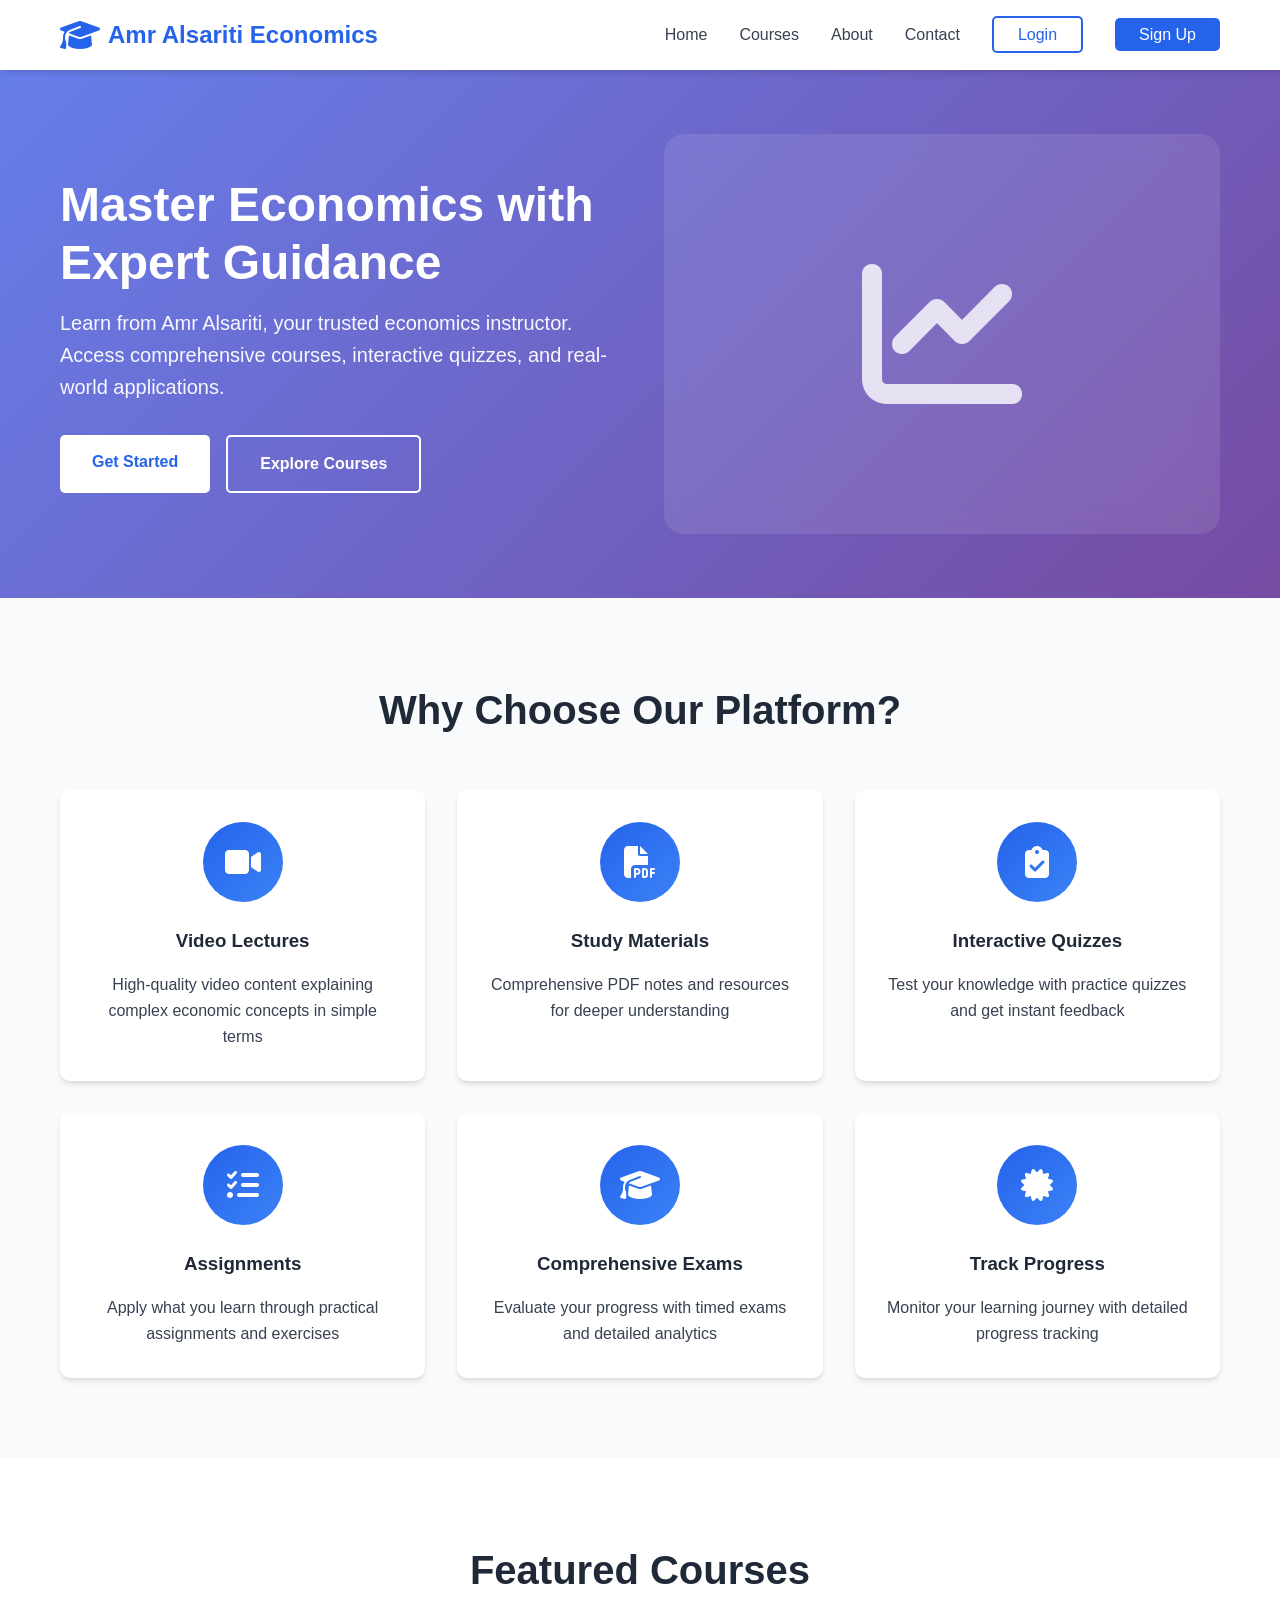
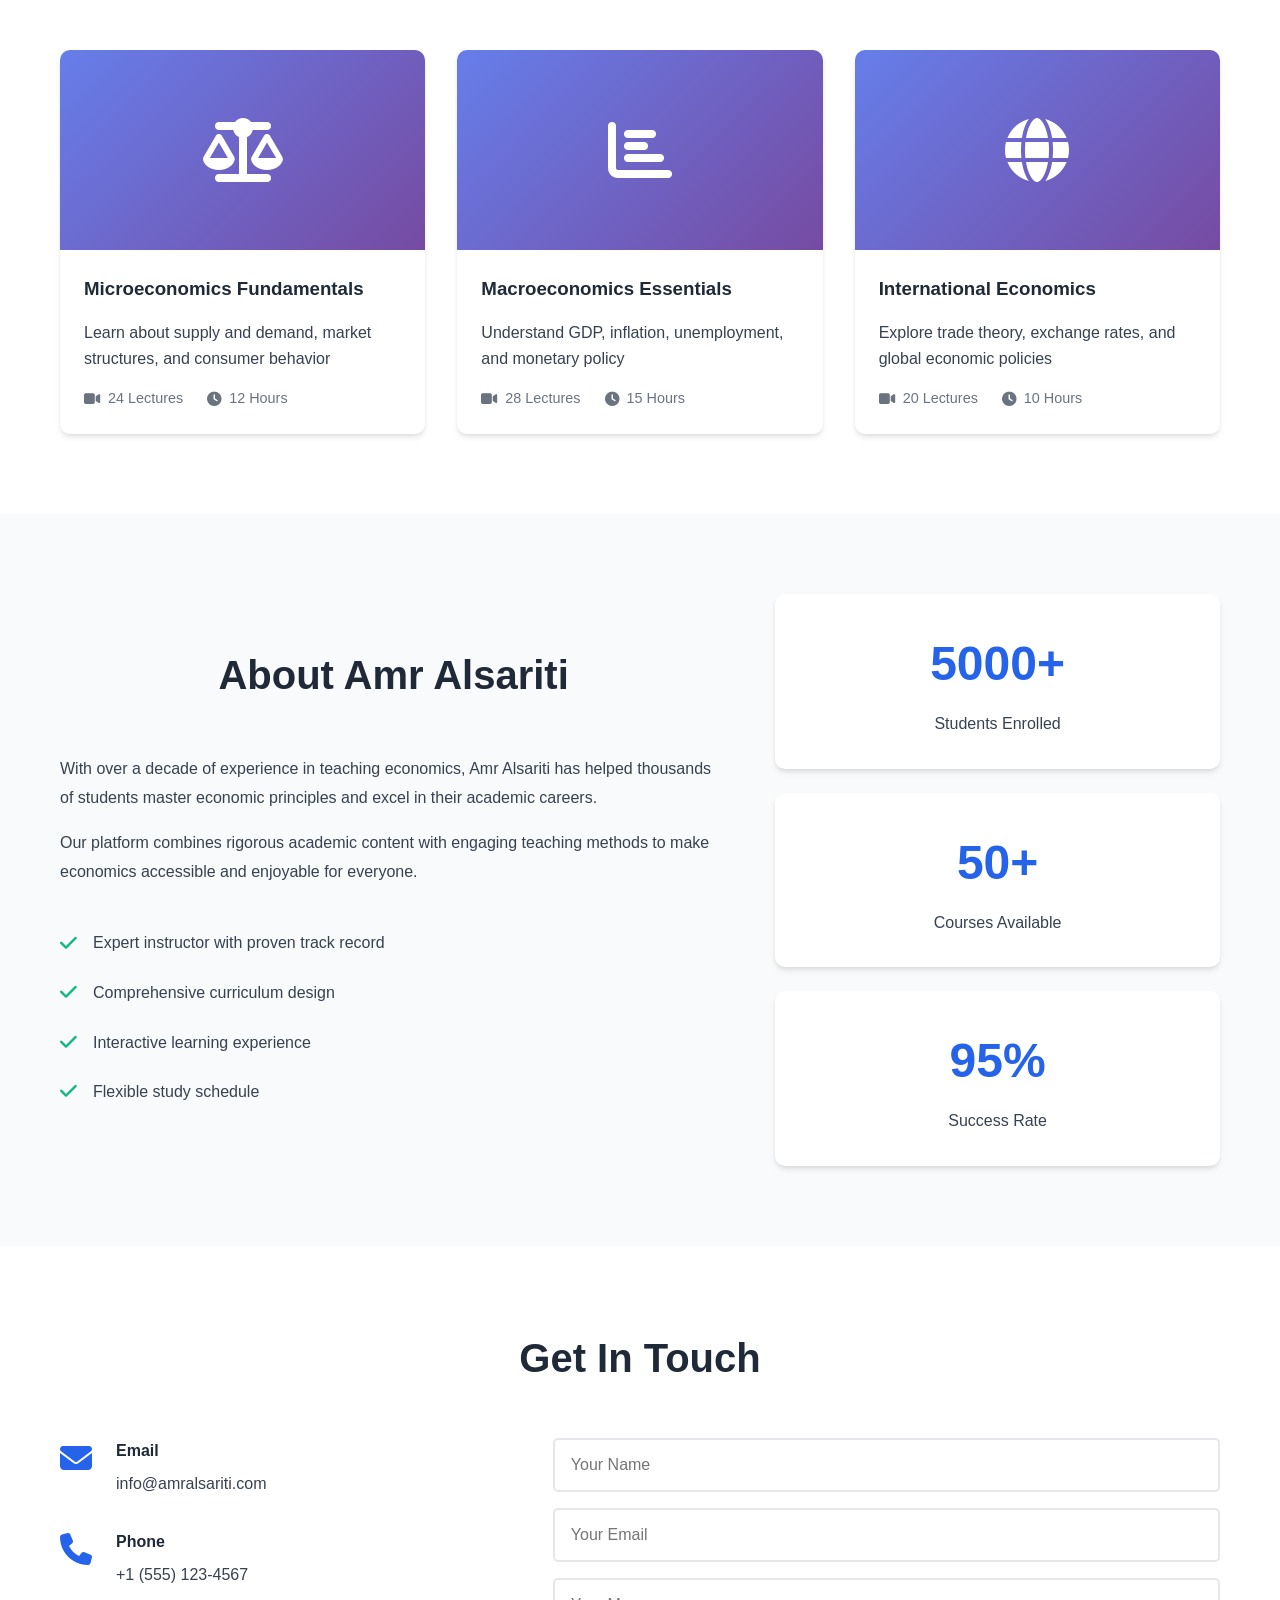
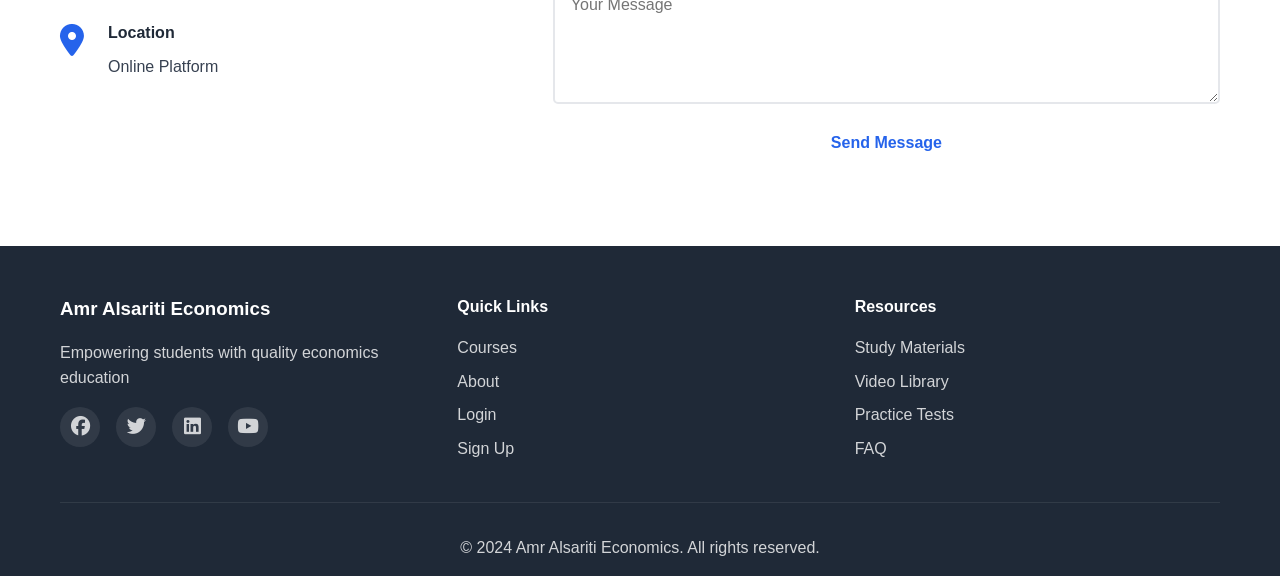
<file: index.html>
<!DOCTYPE html>
<html lang="en">
<head>
    <meta charset="UTF-8">
    <meta name="viewport" content="width=device-width, initial-scale=1.0">
    <title>Amr Alsariti Economics - Learning Platform</title>
    <link rel="stylesheet" href="css/style.css">
    <link rel="stylesheet" href="https://cdnjs.cloudflare.com/ajax/libs/font-awesome/6.4.0/css/all.min.css">
</head>
<body>
    <!-- Navigation -->
    <nav class="navbar">
        <div class="container">
            <div class="nav-wrapper">
                <div class="logo">
                    <i class="fas fa-graduation-cap"></i>
                    <span>Amr Alsariti Economics</span>
                </div>
                <ul class="nav-menu">
                    <li><a href="#home">Home</a></li>
                    <li><a href="#courses">Courses</a></li>
                    <li><a href="#about">About</a></li>
                    <li><a href="#contact">Contact</a></li>
                    <li><a href="login.html" class="btn-login">Login</a></li>
                    <li><a href="signup.html" class="btn-signup">Sign Up</a></li>
                </ul>
                <div class="hamburger">
                    <span></span>
                    <span></span>
                    <span></span>
                </div>
            </div>
        </div>
    </nav>

    <!-- Hero Section -->
    <section id="home" class="hero">
        <div class="container">
            <div class="hero-content">
                <h1 class="hero-title">Master Economics with Expert Guidance</h1>
                <p class="hero-subtitle">Learn from Amr Alsariti, your trusted economics instructor. Access comprehensive courses, interactive quizzes, and real-world applications.</p>
                <div class="hero-buttons">
                    <a href="signup.html" class="btn btn-primary">Get Started</a>
                    <a href="#courses" class="btn btn-outline">Explore Courses</a>
                </div>
            </div>
            <div class="hero-image">
                <div class="hero-illustration">
                    <i class="fas fa-chart-line"></i>
                </div>
            </div>
        </div>
    </section>

    <!-- Features Section -->
    <section class="features">
        <div class="container">
            <h2 class="section-title">Why Choose Our Platform?</h2>
            <div class="features-grid">
                <div class="feature-card">
                    <div class="feature-icon">
                        <i class="fas fa-video"></i>
                    </div>
                    <h3>Video Lectures</h3>
                    <p>High-quality video content explaining complex economic concepts in simple terms</p>
                </div>
                <div class="feature-card">
                    <div class="feature-icon">
                        <i class="fas fa-file-pdf"></i>
                    </div>
                    <h3>Study Materials</h3>
                    <p>Comprehensive PDF notes and resources for deeper understanding</p>
                </div>
                <div class="feature-card">
                    <div class="feature-icon">
                        <i class="fas fa-clipboard-check"></i>
                    </div>
                    <h3>Interactive Quizzes</h3>
                    <p>Test your knowledge with practice quizzes and get instant feedback</p>
                </div>
                <div class="feature-card">
                    <div class="feature-icon">
                        <i class="fas fa-tasks"></i>
                    </div>
                    <h3>Assignments</h3>
                    <p>Apply what you learn through practical assignments and exercises</p>
                </div>
                <div class="feature-card">
                    <div class="feature-icon">
                        <i class="fas fa-graduation-cap"></i>
                    </div>
                    <h3>Comprehensive Exams</h3>
                    <p>Evaluate your progress with timed exams and detailed analytics</p>
                </div>
                <div class="feature-card">
                    <div class="feature-icon">
                        <i class="fas fa-certificate"></i>
                    </div>
                    <h3>Track Progress</h3>
                    <p>Monitor your learning journey with detailed progress tracking</p>
                </div>
            </div>
        </div>
    </section>

    <!-- Courses Section -->
    <section id="courses" class="courses">
        <div class="container">
            <h2 class="section-title">Featured Courses</h2>
            <div class="courses-grid">
                <div class="course-card">
                    <div class="course-image">
                        <i class="fas fa-balance-scale"></i>
                    </div>
                    <div class="course-content">
                        <h3>Microeconomics Fundamentals</h3>
                        <p>Learn about supply and demand, market structures, and consumer behavior</p>
                        <div class="course-meta">
                            <span><i class="fas fa-video"></i> 24 Lectures</span>
                            <span><i class="fas fa-clock"></i> 12 Hours</span>
                        </div>
                    </div>
                </div>
                <div class="course-card">
                    <div class="course-image">
                        <i class="fas fa-chart-bar"></i>
                    </div>
                    <div class="course-content">
                        <h3>Macroeconomics Essentials</h3>
                        <p>Understand GDP, inflation, unemployment, and monetary policy</p>
                        <div class="course-meta">
                            <span><i class="fas fa-video"></i> 28 Lectures</span>
                            <span><i class="fas fa-clock"></i> 15 Hours</span>
                        </div>
                    </div>
                </div>
                <div class="course-card">
                    <div class="course-image">
                        <i class="fas fa-globe"></i>
                    </div>
                    <div class="course-content">
                        <h3>International Economics</h3>
                        <p>Explore trade theory, exchange rates, and global economic policies</p>
                        <div class="course-meta">
                            <span><i class="fas fa-video"></i> 20 Lectures</span>
                            <span><i class="fas fa-clock"></i> 10 Hours</span>
                        </div>
                    </div>
                </div>
            </div>
        </div>
    </section>

    <!-- About Section -->
    <section id="about" class="about">
        <div class="container">
            <div class="about-content">
                <div class="about-text">
                    <h2 class="section-title">About Amr Alsariti</h2>
                    <p>With over a decade of experience in teaching economics, Amr Alsariti has helped thousands of students master economic principles and excel in their academic careers.</p>
                    <p>Our platform combines rigorous academic content with engaging teaching methods to make economics accessible and enjoyable for everyone.</p>
                    <ul class="about-list">
                        <li><i class="fas fa-check"></i> Expert instructor with proven track record</li>
                        <li><i class="fas fa-check"></i> Comprehensive curriculum design</li>
                        <li><i class="fas fa-check"></i> Interactive learning experience</li>
                        <li><i class="fas fa-check"></i> Flexible study schedule</li>
                    </ul>
                </div>
                <div class="about-stats">
                    <div class="stat-card">
                        <h3>5000+</h3>
                        <p>Students Enrolled</p>
                    </div>
                    <div class="stat-card">
                        <h3>50+</h3>
                        <p>Courses Available</p>
                    </div>
                    <div class="stat-card">
                        <h3>95%</h3>
                        <p>Success Rate</p>
                    </div>
                </div>
            </div>
        </div>
    </section>

    <!-- Contact Section -->
    <section id="contact" class="contact">
        <div class="container">
            <h2 class="section-title">Get In Touch</h2>
            <div class="contact-content">
                <div class="contact-info">
                    <div class="info-item">
                        <i class="fas fa-envelope"></i>
                        <div>
                            <h4>Email</h4>
                            <p>info@amralsariti.com</p>
                        </div>
                    </div>
                    <div class="info-item">
                        <i class="fas fa-phone"></i>
                        <div>
                            <h4>Phone</h4>
                            <p>+1 (555) 123-4567</p>
                        </div>
                    </div>
                    <div class="info-item">
                        <i class="fas fa-map-marker-alt"></i>
                        <div>
                            <h4>Location</h4>
                            <p>Online Platform</p>
                        </div>
                    </div>
                </div>
                <form class="contact-form">
                    <input type="text" placeholder="Your Name" required>
                    <input type="email" placeholder="Your Email" required>
                    <textarea placeholder="Your Message" rows="5" required></textarea>
                    <button type="submit" class="btn btn-primary">Send Message</button>
                </form>
            </div>
        </div>
    </section>

    <!-- Footer -->
    <footer class="footer">
        <div class="container">
            <div class="footer-content">
                <div class="footer-section">
                    <h3>Amr Alsariti Economics</h3>
                    <p>Empowering students with quality economics education</p>
                    <div class="social-links">
                        <a href="#"><i class="fab fa-facebook"></i></a>
                        <a href="#"><i class="fab fa-twitter"></i></a>
                        <a href="#"><i class="fab fa-linkedin"></i></a>
                        <a href="#"><i class="fab fa-youtube"></i></a>
                    </div>
                </div>
                <div class="footer-section">
                    <h4>Quick Links</h4>
                    <ul>
                        <li><a href="#courses">Courses</a></li>
                        <li><a href="#about">About</a></li>
                        <li><a href="login.html">Login</a></li>
                        <li><a href="signup.html">Sign Up</a></li>
                    </ul>
                </div>
                <div class="footer-section">
                    <h4>Resources</h4>
                    <ul>
                        <li><a href="#">Study Materials</a></li>
                        <li><a href="#">Video Library</a></li>
                        <li><a href="#">Practice Tests</a></li>
                        <li><a href="#">FAQ</a></li>
                    </ul>
                </div>
            </div>
            <div class="footer-bottom">
                <p>&copy; 2024 Amr Alsariti Economics. All rights reserved.</p>
            </div>
        </div>
    </footer>

    <script src="js/database.js"></script>
    <script>
        // Mobile menu toggle
        const hamburger = document.querySelector('.hamburger');
        const navMenu = document.querySelector('.nav-menu');

        hamburger.addEventListener('click', () => {
            hamburger.classList.toggle('active');
            navMenu.classList.toggle('active');
        });

        // Smooth scrolling
        document.querySelectorAll('a[href^="#"]').forEach(anchor => {
            anchor.addEventListener('click', function (e) {
                e.preventDefault();
                const target = document.querySelector(this.getAttribute('href'));
                if (target) {
                    target.scrollIntoView({ behavior: 'smooth' });
                    hamburger.classList.remove('active');
                    navMenu.classList.remove('active');
                }
            });
        });

        // Contact form
        document.querySelector('.contact-form').addEventListener('submit', (e) => {
            e.preventDefault();
            alert('Thank you for your message! We will get back to you soon.');
            e.target.reset();
        });
    </script>
</body>
</html>
</file>
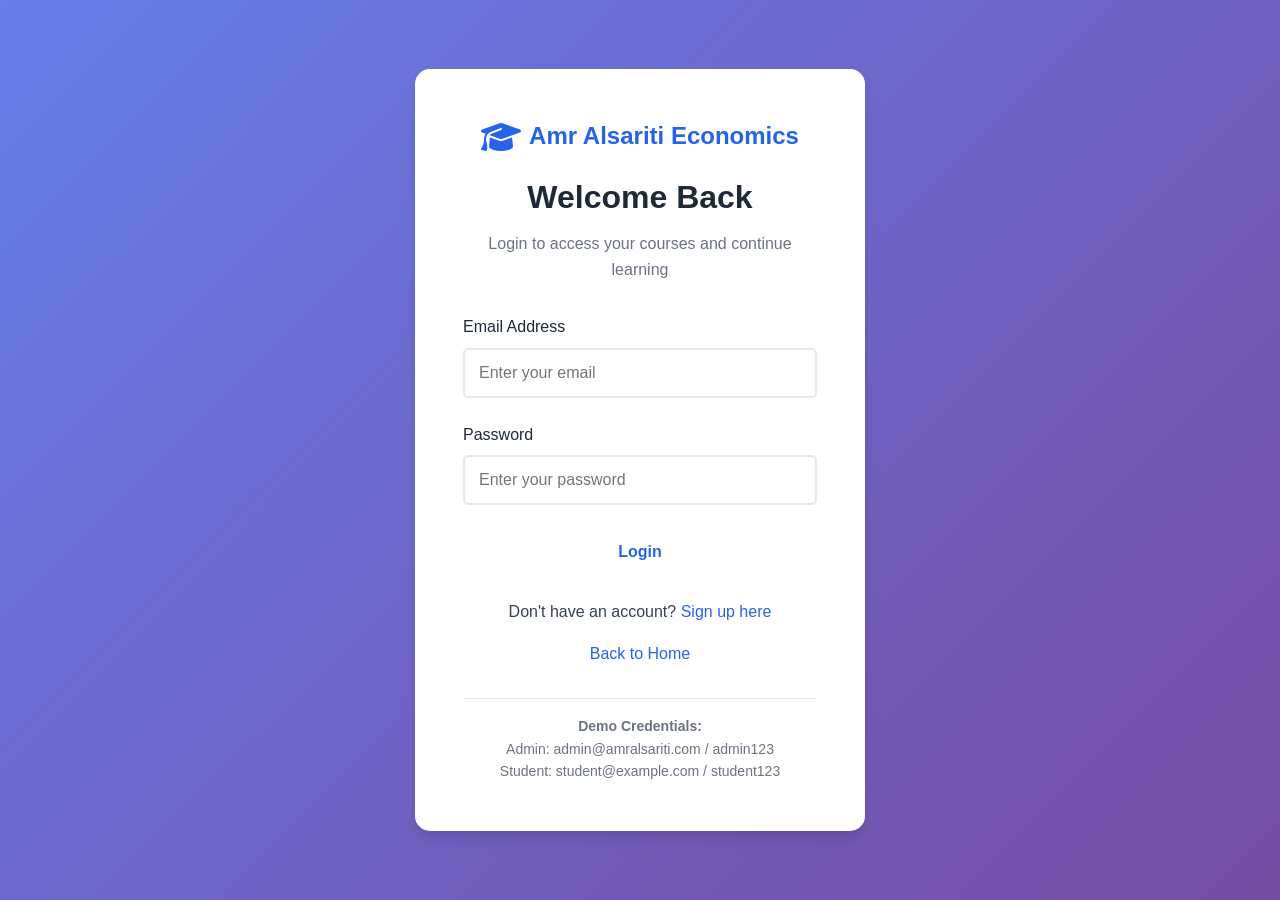
<file: admin-dashboard.html>
<!DOCTYPE html>
<html lang="en">
<head>
    <meta charset="UTF-8">
    <meta name="viewport" content="width=device-width, initial-scale=1.0">
    <title>Admin Dashboard - Amr Alsariti Economics</title>
    <link rel="stylesheet" href="css/style.css">
    <link rel="stylesheet" href="https://cdnjs.cloudflare.com/ajax/libs/font-awesome/6.4.0/css/all.min.css">
</head>
<body>
    <div class="dashboard">
        <!-- Sidebar -->
        <aside class="sidebar">
            <div class="sidebar-header">
                <i class="fas fa-graduation-cap"></i>
                <h2>Admin Panel</h2>
            </div>
            <ul class="sidebar-menu">
                <li><a href="#" class="active" onclick="showSection('overview')"><i class="fas fa-home"></i> Overview</a></li>
                <li><a href="#" onclick="showSection('courses')"><i class="fas fa-book"></i> Manage Courses</a></li>
                <li><a href="#" onclick="showSection('students')"><i class="fas fa-users"></i> Students</a></li>
                <li><a href="#" onclick="showSection('quizzes')"><i class="fas fa-clipboard-check"></i> Quizzes</a></li>
                <li><a href="#" onclick="showSection('assignments')"><i class="fas fa-tasks"></i> Assignments</a></li>
                <li><a href="#" onclick="showSection('exams')"><i class="fas fa-file-alt"></i> Exams</a></li>
                <li><a href="#" onclick="showSection('content')"><i class="fas fa-folder"></i> Content Library</a></li>
                <li><a href="#" onclick="logout()"><i class="fas fa-sign-out-alt"></i> Logout</a></li>
            </ul>
        </aside>

        <!-- Main Content -->
        <main class="main-content">
            <!-- Topbar -->
            <div class="topbar">
                <h1 id="pageTitle">Admin Dashboard</h1>
                <div class="user-info">
                    <span id="userName">Admin</span>
                    <div class="user-avatar" id="userAvatar">A</div>
                </div>
            </div>

            <!-- Content Area -->
            <div class="content-area">
                <!-- Overview Section -->
                <div id="overviewSection" class="section-content">
                    <div class="dashboard-grid">
                        <div class="dashboard-card">
                            <div class="icon"><i class="fas fa-book"></i></div>
                            <h3>Total Courses</h3>
                            <div class="stat" id="totalCourses">0</div>
                        </div>
                        <div class="dashboard-card">
                            <div class="icon"><i class="fas fa-users"></i></div>
                            <h3>Total Students</h3>
                            <div class="stat" id="totalStudents">0</div>
                        </div>
                        <div class="dashboard-card">
                            <div class="icon"><i class="fas fa-user-graduate"></i></div>
                            <h3>Total Enrollments</h3>
                            <div class="stat" id="totalEnrollments">0</div>
                        </div>
                        <div class="dashboard-card">
                            <div class="icon"><i class="fas fa-clipboard-check"></i></div>
                            <h3>Total Quizzes</h3>
                            <div class="stat" id="totalQuizzes">0</div>
                        </div>
                    </div>

                    <div class="card">
                        <div class="card-header">
                            <h2>Recent Enrollments</h2>
                        </div>
                        <div id="recentEnrollments"></div>
                    </div>
                </div>

                <!-- Courses Section -->
                <div id="coursesSection" class="section-content" style="display: none;">
                    <div class="card">
                        <div class="card-header">
                            <h2>All Courses</h2>
                            <button class="btn btn-primary" onclick="showAddCourseModal()"><i class="fas fa-plus"></i> Add Course</button>
                        </div>
                        <div id="coursesList"></div>
                    </div>
                </div>

                <!-- Students Section -->
                <div id="studentsSection" class="section-content" style="display: none;">
                    <div class="card">
                        <div class="card-header">
                            <h2>All Students</h2>
                        </div>
                        <div id="studentsList"></div>
                    </div>
                </div>

                <!-- Quizzes Section -->
                <div id="quizzesSection" class="section-content" style="display: none;">
                    <div class="card">
                        <div class="card-header">
                            <h2>All Quizzes</h2>
                            <button class="btn btn-primary" onclick="showAddQuizModal()"><i class="fas fa-plus"></i> Add Quiz</button>
                        </div>
                        <div id="quizzesList"></div>
                    </div>
                </div>

                <!-- Assignments Section -->
                <div id="assignmentsSection" class="section-content" style="display: none;">
                    <div class="card">
                        <div class="card-header">
                            <h2>All Assignments</h2>
                            <button class="btn btn-primary" onclick="showAddAssignmentModal()"><i class="fas fa-plus"></i> Add Assignment</button>
                        </div>
                        <div id="assignmentsList"></div>
                    </div>
                </div>

                <!-- Exams Section -->
                <div id="examsSection" class="section-content" style="display: none;">
                    <div class="card">
                        <div class="card-header">
                            <h2>All Exams</h2>
                            <button class="btn btn-primary" onclick="showAddExamModal()"><i class="fas fa-plus"></i> Add Exam</button>
                        </div>
                        <div id="examsList"></div>
                    </div>
                </div>

                <!-- Content Library Section -->
                <div id="contentSection" class="section-content" style="display: none;">
                    <div class="card">
                        <div class="card-header">
                            <h2>Videos</h2>
                            <button class="btn btn-primary" onclick="showAddVideoModal()"><i class="fas fa-plus"></i> Add Video</button>
                        </div>
                        <div id="videosList"></div>
                    </div>

                    <div class="card">
                        <div class="card-header">
                            <h2>PDF Documents</h2>
                            <button class="btn btn-primary" onclick="showAddPDFModal()"><i class="fas fa-plus"></i> Add PDF</button>
                        </div>
                        <div id="pdfsList"></div>
                    </div>
                </div>
            </div>
        </main>
    </div>

    <!-- Add Course Modal -->
    <div id="addCourseModal" class="modal">
        <div class="modal-content">
            <div class="modal-header">
                <h2>Add New Course</h2>
                <span class="modal-close" onclick="closeModal('addCourseModal')">&times;</span>
            </div>
            <form id="addCourseForm">
                <div class="form-group">
                    <label>Course Title</label>
                    <input type="text" name="title" required>
                </div>
                <div class="form-group">
                    <label>Description</label>
                    <textarea name="description" rows="3" required></textarea>
                </div>
                <div class="form-group">
                    <label>Instructor</label>
                    <input type="text" name="instructor" value="Amr Alsariti" required>
                </div>
                <div class="form-group">
                    <label>Duration (hours)</label>
                    <input type="text" name="duration" placeholder="e.g., 12 Hours" required>
                </div>
                <div class="form-group">
                    <label>Number of Lectures</label>
                    <input type="number" name="lectures" required>
                </div>
                <button type="submit" class="btn btn-primary">Add Course</button>
            </form>
        </div>
    </div>

    <!-- Add Quiz Modal -->
    <div id="addQuizModal" class="modal">
        <div class="modal-content">
            <div class="modal-header">
                <h2>Add New Quiz</h2>
                <span class="modal-close" onclick="closeModal('addQuizModal')">&times;</span>
            </div>
            <form id="addQuizForm">
                <div class="form-group">
                    <label>Quiz Title</label>
                    <input type="text" name="title" required>
                </div>
                <div class="form-group">
                    <label>Course</label>
                    <select name="courseId" id="quizCourseSelect" required></select>
                </div>
                <div class="form-group">
                    <label>Duration (minutes)</label>
                    <input type="number" name="duration" required>
                </div>
                <p style="color: #6b7280; margin-top: 1rem;">Note: Add questions after creating the quiz</p>
                <button type="submit" class="btn btn-primary">Add Quiz</button>
            </form>
        </div>
    </div>

    <!-- Add Assignment Modal -->
    <div id="addAssignmentModal" class="modal">
        <div class="modal-content">
            <div class="modal-header">
                <h2>Add New Assignment</h2>
                <span class="modal-close" onclick="closeModal('addAssignmentModal')">&times;</span>
            </div>
            <form id="addAssignmentForm">
                <div class="form-group">
                    <label>Assignment Title</label>
                    <input type="text" name="title" required>
                </div>
                <div class="form-group">
                    <label>Description</label>
                    <textarea name="description" rows="3" required></textarea>
                </div>
                <div class="form-group">
                    <label>Course</label>
                    <select name="courseId" id="assignmentCourseSelect" required></select>
                </div>
                <div class="form-group">
                    <label>Due Date</label>
                    <input type="date" name="dueDate" required>
                </div>
                <div class="form-group">
                    <label>Points</label>
                    <input type="number" name="points" value="100" required>
                </div>
                <button type="submit" class="btn btn-primary">Add Assignment</button>
            </form>
        </div>
    </div>

    <!-- Add Exam Modal -->
    <div id="addExamModal" class="modal">
        <div class="modal-content">
            <div class="modal-header">
                <h2>Add New Exam</h2>
                <span class="modal-close" onclick="closeModal('addExamModal')">&times;</span>
            </div>
            <form id="addExamForm">
                <div class="form-group">
                    <label>Exam Title</label>
                    <input type="text" name="title" required>
                </div>
                <div class="form-group">
                    <label>Course</label>
                    <select name="courseId" id="examCourseSelect" required></select>
                </div>
                <div class="form-group">
                    <label>Duration (minutes)</label>
                    <input type="number" name="duration" required>
                </div>
                <div class="form-group">
                    <label>Total Questions</label>
                    <input type="number" name="totalQuestions" required>
                </div>
                <div class="form-group">
                    <label>Passing Score (%)</label>
                    <input type="number" name="passingScore" value="70" required>
                </div>
                <div class="form-group">
                    <label>Start Date</label>
                    <input type="date" name="startDate" required>
                </div>
                <button type="submit" class="btn btn-primary">Add Exam</button>
            </form>
        </div>
    </div>

    <!-- Add Video Modal -->
    <div id="addVideoModal" class="modal">
        <div class="modal-content">
            <div class="modal-header">
                <h2>Add New Video</h2>
                <span class="modal-close" onclick="closeModal('addVideoModal')">&times;</span>
            </div>
            <form id="addVideoForm">
                <div class="form-group">
                    <label>Video Title</label>
                    <input type="text" name="title" required>
                </div>
                <div class="form-group">
                    <label>Course</label>
                    <select name="courseId" id="videoCourseSelect" required></select>
                </div>
                <div class="form-group">
                    <label>Video URL (YouTube embed or direct URL)</label>
                    <input type="url" name="url" placeholder="https://www.youtube.com/embed/..." required>
                </div>
                <div class="form-group">
                    <label>Duration</label>
                    <input type="text" name="duration" placeholder="e.g., 15:30" required>
                </div>
                <div class="form-group">
                    <label>Description</label>
                    <textarea name="description" rows="2" required></textarea>
                </div>
                <button type="submit" class="btn btn-primary">Add Video</button>
            </form>
        </div>
    </div>

    <!-- Add PDF Modal -->
    <div id="addPDFModal" class="modal">
        <div class="modal-content">
            <div class="modal-header">
                <h2>Add New PDF</h2>
                <span class="modal-close" onclick="closeModal('addPDFModal')">&times;</span>
            </div>
            <form id="addPDFForm">
                <div class="form-group">
                    <label>PDF Title</label>
                    <input type="text" name="title" required>
                </div>
                <div class="form-group">
                    <label>Course</label>
                    <select name="courseId" id="pdfCourseSelect" required></select>
                </div>
                <div class="form-group">
                    <label>PDF URL</label>
                    <input type="url" name="url" placeholder="https://..." required>
                </div>
                <div class="form-group">
                    <label>Number of Pages</label>
                    <input type="number" name="pages" required>
                </div>
                <div class="form-group">
                    <label>Description</label>
                    <textarea name="description" rows="2" required></textarea>
                </div>
                <button type="submit" class="btn btn-primary">Add PDF</button>
            </form>
        </div>
    </div>

    <script src="js/database.js"></script>
    <script src="js/auth.js"></script>
    <script src="js/admin.js"></script>
</body>
</html>
</file>
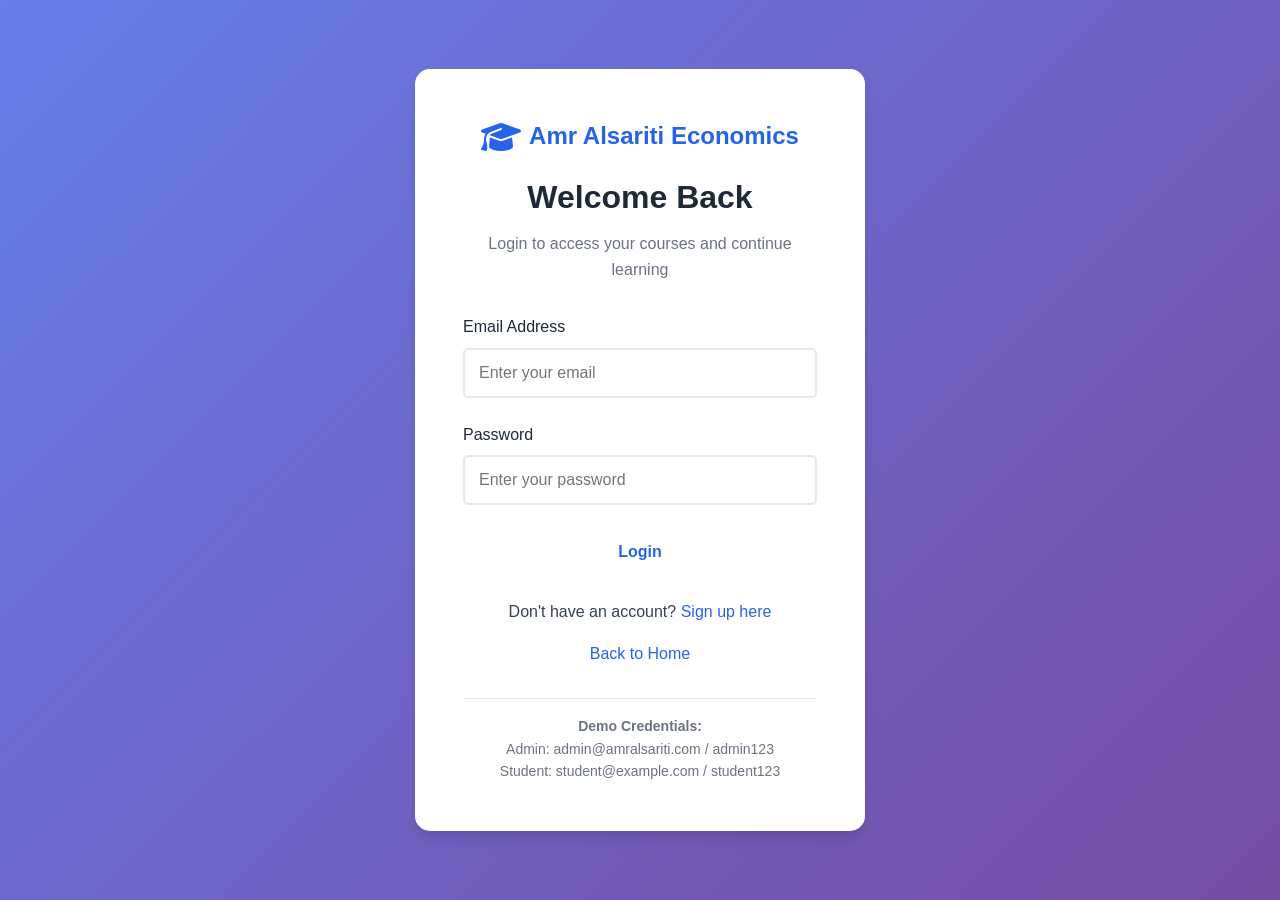
<file: assignment.html>
<!DOCTYPE html>
<html lang="en">
<head>
    <meta charset="UTF-8">
    <meta name="viewport" content="width=device-width, initial-scale=1.0">
    <title>Assignment - Amr Alsariti Economics</title>
    <link rel="stylesheet" href="css/style.css">
    <link rel="stylesheet" href="https://cdnjs.cloudflare.com/ajax/libs/font-awesome/6.4.0/css/all.min.css">
</head>
<body>
    <!-- Navigation -->
    <nav class="navbar">
        <div class="container">
            <div class="nav-wrapper">
                <div class="logo">
                    <i class="fas fa-graduation-cap"></i>
                    <span>Amr Alsariti Economics</span>
                </div>
                <ul class="nav-menu">
                    <li><a href="user-dashboard.html">Dashboard</a></li>
                </ul>
            </div>
        </div>
    </nav>

    <div class="container" style="padding: 2rem 20px; max-width: 900px;">
        <!-- Assignment Header -->
        <div class="card">
            <div style="display: flex; justify-content: space-between; align-items: start; margin-bottom: 1.5rem;">
                <div style="flex: 1;">
                    <h1 id="assignmentTitle">Assignment</h1>
                    <p id="assignmentCourse" style="color: #6b7280; margin-top: 0.5rem;"></p>
                </div>
                <div style="text-align: right;">
                    <div style="color: #6b7280; font-size: 0.9rem;">Due Date</div>
                    <div id="dueDate" style="font-weight: bold; font-size: 1.1rem;"></div>
                    <div id="dueDateStatus"></div>
                </div>
            </div>
            <div style="padding: 1rem; background-color: var(--light-color); border-radius: 5px;">
                <div style="display: flex; justify-content: space-between; margin-bottom: 0.5rem;">
                    <span style="color: #6b7280;">Points</span>
                    <span style="font-weight: bold;" id="assignmentPoints">100</span>
                </div>
            </div>
        </div>

        <!-- Assignment Description -->
        <div class="card">
            <h2 style="margin-bottom: 1rem;">Assignment Description</h2>
            <div id="assignmentDescription" style="line-height: 1.8;"></div>
        </div>

        <!-- Submission Form -->
        <div class="card" id="submissionForm">
            <h2 style="margin-bottom: 1rem;">Submit Your Work</h2>
            <form id="submitAssignmentForm">
                <div class="form-group">
                    <label for="submissionText">Your Response</label>
                    <textarea id="submissionText" name="submissionText" rows="10" required
                              placeholder="Type your assignment response here..."></textarea>
                </div>

                <div class="form-group">
                    <label for="fileNote">File Upload (Note)</label>
                    <div style="padding: 2rem; border: 2px dashed var(--border-color); border-radius: 5px; text-align: center; background-color: var(--light-color);">
                        <i class="fas fa-upload" style="font-size: 2rem; color: var(--primary-color); margin-bottom: 1rem;"></i>
                        <p style="color: #6b7280;">
                            File upload would require a backend server. For this demo, please paste your content in the text area above.
                        </p>
                    </div>
                </div>

                <div class="form-group">
                    <label>
                        <input type="checkbox" required style="margin-right: 0.5rem;">
                        I certify that this is my original work
                    </label>
                </div>

                <div style="display: flex; gap: 1rem; justify-content: flex-end;">
                    <a href="user-dashboard.html" class="btn btn-secondary">Cancel</a>
                    <button type="submit" class="btn btn-primary">
                        <i class="fas fa-paper-plane"></i> Submit Assignment
                    </button>
                </div>
            </form>
        </div>

        <!-- Already Submitted -->
        <div class="card" id="alreadySubmitted" style="display: none; text-align: center;">
            <div style="font-size: 4rem; color: var(--success-color); margin-bottom: 1rem;">
                <i class="fas fa-check-circle"></i>
            </div>
            <h2>Assignment Already Submitted</h2>
            <p style="color: #6b7280; margin: 1rem 0;">You submitted this assignment on <span id="submissionDate"></span></p>
            <div style="background-color: var(--light-color); padding: 2rem; border-radius: 10px; margin: 2rem 0; text-align: left;">
                <h3 style="margin-bottom: 1rem;">Your Submission:</h3>
                <div id="submittedText" style="white-space: pre-wrap; line-height: 1.8;"></div>
            </div>
            <a href="user-dashboard.html" class="btn btn-primary">Back to Dashboard</a>
        </div>
    </div>

    <script src="js/database.js"></script>
    <script src="js/auth.js"></script>
    <script>
        // Check authentication
        if (!checkAuth()) {
            window.location.href = 'login.html';
        }

        // Get assignment ID from URL
        const urlParams = new URLSearchParams(window.location.search);
        const assignmentId = parseInt(urlParams.get('id'));
        const currentUser = getCurrentUserInfo();

        if (!assignmentId) {
            alert('Invalid assignment');
            window.location.href = 'user-dashboard.html';
        }

        const assignment = DB.getAssignmentById(assignmentId);
        if (!assignment) {
            alert('Assignment not found');
            window.location.href = 'user-dashboard.html';
        }

        const course = DB.getCourseById(assignment.courseId);

        // Check if already submitted
        const submissions = DB.getUserSubmissions(currentUser.id);
        const existingSubmission = submissions.find(s => s.assignmentId === assignmentId);

        // Load assignment details
        document.getElementById('assignmentTitle').textContent = assignment.title;
        document.getElementById('assignmentCourse').textContent = course ? course.title : 'N/A';
        document.getElementById('assignmentDescription').textContent = assignment.description;
        document.getElementById('assignmentPoints').textContent = assignment.points;

        const dueDate = new Date(assignment.dueDate);
        document.getElementById('dueDate').textContent = dueDate.toLocaleDateString();

        // Check if overdue
        const now = new Date();
        if (dueDate < now && !existingSubmission) {
            document.getElementById('dueDateStatus').innerHTML = '<span class="badge badge-danger" style="margin-top: 0.5rem;">Overdue</span>';
        } else if (dueDate < now) {
            document.getElementById('dueDateStatus').innerHTML = '<span class="badge badge-success" style="margin-top: 0.5rem;">Submitted</span>';
        } else {
            const daysLeft = Math.ceil((dueDate - now) / (1000 * 60 * 60 * 24));
            document.getElementById('dueDateStatus').innerHTML = `<span class="badge badge-warning" style="margin-top: 0.5rem;">${daysLeft} days left</span>`;
        }

        // Show appropriate section
        if (existingSubmission) {
            document.getElementById('submissionForm').style.display = 'none';
            document.getElementById('alreadySubmitted').style.display = 'block';
            document.getElementById('submissionDate').textContent = new Date(existingSubmission.submittedAt).toLocaleDateString();
            document.getElementById('submittedText').textContent = existingSubmission.content;
        }

        // Handle form submission
        document.getElementById('submitAssignmentForm').addEventListener('submit', function(e) {
            e.preventDefault();

            const submissionText = document.getElementById('submissionText').value;

            if (!submissionText.trim()) {
                alert('Please enter your assignment response');
                return;
            }

            // Create submission
            const submission = {
                userId: currentUser.id,
                assignmentId: assignmentId,
                courseId: assignment.courseId,
                content: submissionText,
                grade: null,
                feedback: null
            };

            DB.addSubmission(submission);

            alert('Assignment submitted successfully!');
            window.location.reload();
        });
    </script>
</body>
</html>
</file>
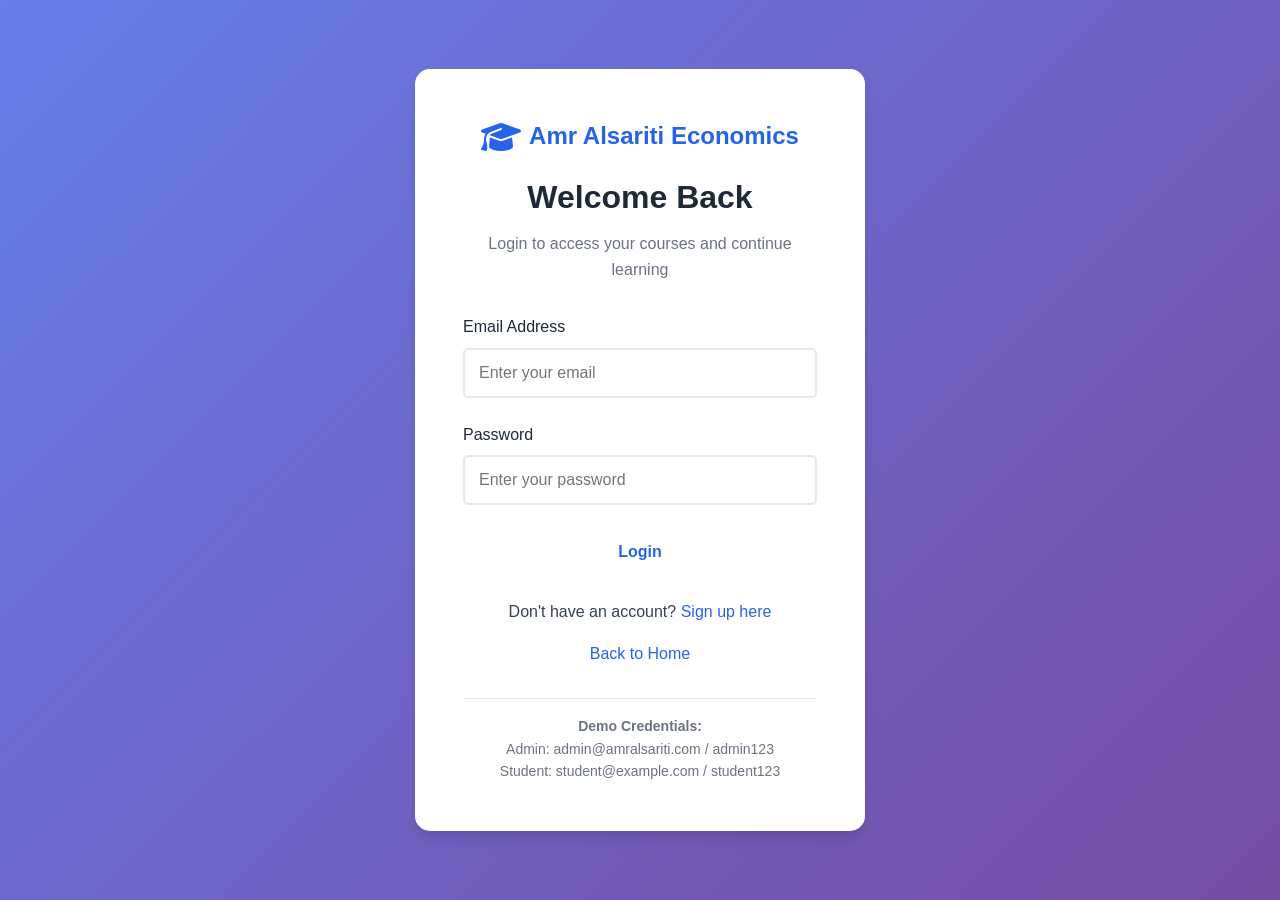
<file: course.html>
<!DOCTYPE html>
<html lang="en">
<head>
    <meta charset="UTF-8">
    <meta name="viewport" content="width=device-width, initial-scale=1.0">
    <title>Course - Amr Alsariti Economics</title>
    <link rel="stylesheet" href="css/style.css">
    <link rel="stylesheet" href="https://cdnjs.cloudflare.com/ajax/libs/font-awesome/6.4.0/css/all.min.css">
</head>
<body>
    <!-- Navigation -->
    <nav class="navbar">
        <div class="container">
            <div class="nav-wrapper">
                <div class="logo">
                    <i class="fas fa-graduation-cap"></i>
                    <span>Amr Alsariti Economics</span>
                </div>
                <ul class="nav-menu">
                    <li><a href="user-dashboard.html">Dashboard</a></li>
                    <li><a href="#" onclick="logout()">Logout</a></li>
                </ul>
            </div>
        </div>
    </nav>

    <div class="container" style="padding: 2rem 20px;">
        <!-- Course Header -->
        <div class="card">
            <div id="courseHeader"></div>
        </div>

        <!-- Course Tabs -->
        <div class="card">
            <div style="border-bottom: 2px solid var(--border-color); margin-bottom: 1.5rem;">
                <div style="display: flex; gap: 2rem;">
                    <button class="tab-btn active" onclick="showTab('videos')">
                        <i class="fas fa-video"></i> Video Lectures
                    </button>
                    <button class="tab-btn" onclick="showTab('pdfs')">
                        <i class="fas fa-file-pdf"></i> Study Materials
                    </button>
                    <button class="tab-btn" onclick="showTab('quizzes')">
                        <i class="fas fa-clipboard-check"></i> Quizzes
                    </button>
                    <button class="tab-btn" onclick="showTab('assignments')">
                        <i class="fas fa-tasks"></i> Assignments
                    </button>
                </div>
            </div>

            <!-- Videos Tab -->
            <div id="videosTab" class="tab-content">
                <div id="videosList"></div>
            </div>

            <!-- PDFs Tab -->
            <div id="pdfsTab" class="tab-content" style="display: none;">
                <div id="pdfsList"></div>
            </div>

            <!-- Quizzes Tab -->
            <div id="quizzesTab" class="tab-content" style="display: none;">
                <div id="quizzesList"></div>
            </div>

            <!-- Assignments Tab -->
            <div id="assignmentsTab" class="tab-content" style="display: none;">
                <div id="assignmentsList"></div>
            </div>
        </div>
    </div>

    <!-- Video Player Modal -->
    <div id="videoModal" class="modal">
        <div class="modal-content" style="max-width: 900px;">
            <div class="modal-header">
                <h2 id="videoTitle">Video</h2>
                <span class="modal-close" onclick="closeVideoModal()">&times;</span>
            </div>
            <div class="video-container">
                <iframe id="videoPlayer" frameborder="0" allowfullscreen></iframe>
            </div>
            <div id="videoDescription" style="margin-top: 1rem;"></div>
        </div>
    </div>

    <!-- PDF Viewer Modal -->
    <div id="pdfModal" class="modal">
        <div class="modal-content" style="max-width: 900px;">
            <div class="modal-header">
                <h2 id="pdfTitle">PDF Document</h2>
                <span class="modal-close" onclick="closePDFModal()">&times;</span>
            </div>
            <div class="pdf-container">
                <iframe id="pdfViewer" frameborder="0"></iframe>
            </div>
        </div>
    </div>

    <style>
        .tab-btn {
            padding: 1rem 1.5rem;
            border: none;
            background: none;
            cursor: pointer;
            font-size: 1rem;
            font-weight: 500;
            color: #6b7280;
            border-bottom: 3px solid transparent;
            transition: all 0.3s;
        }

        .tab-btn:hover {
            color: var(--primary-color);
        }

        .tab-btn.active {
            color: var(--primary-color);
            border-bottom-color: var(--primary-color);
        }

        .content-item {
            padding: 1.5rem;
            border: 2px solid var(--border-color);
            border-radius: 10px;
            margin-bottom: 1rem;
            display: flex;
            justify-content: space-between;
            align-items: center;
            transition: all 0.3s;
        }

        .content-item:hover {
            border-color: var(--primary-color);
            box-shadow: var(--shadow);
        }

        .content-item-info h3 {
            margin-bottom: 0.5rem;
            color: var(--dark-color);
        }

        .content-item-info p {
            color: #6b7280;
            font-size: 0.9rem;
        }

        .content-item-meta {
            display: flex;
            gap: 1rem;
            margin-top: 0.5rem;
            font-size: 0.875rem;
            color: #6b7280;
        }
    </style>

    <script src="js/database.js"></script>
    <script src="js/auth.js"></script>
    <script>
        // Check authentication
        if (!checkAuth()) {
            window.location.href = 'login.html';
        }

        // Get course ID from URL
        const urlParams = new URLSearchParams(window.location.search);
        const courseId = parseInt(urlParams.get('id'));
        const currentUser = getCurrentUserInfo();

        if (!courseId) {
            alert('Invalid course');
            window.location.href = 'user-dashboard.html';
        }

        const course = DB.getCourseById(courseId);
        if (!course) {
            alert('Course not found');
            window.location.href = 'user-dashboard.html';
        }

        // Load course header
        document.getElementById('courseHeader').innerHTML = `
            <h1 style="margin-bottom: 1rem;">${course.title}</h1>
            <p style="font-size: 1.1rem; color: #6b7280; margin-bottom: 1rem;">${course.description}</p>
            <div style="display: flex; gap: 2rem; flex-wrap: wrap;">
                <div style="display: flex; align-items: center; gap: 0.5rem;">
                    <i class="fas fa-user"></i>
                    <span>${course.instructor}</span>
                </div>
                <div style="display: flex; align-items: center; gap: 0.5rem;">
                    <i class="fas fa-video"></i>
                    <span>${course.lectures} Lectures</span>
                </div>
                <div style="display: flex; align-items: center; gap: 0.5rem;">
                    <i class="fas fa-clock"></i>
                    <span>${course.duration}</span>
                </div>
            </div>
        `;

        function showTab(tab) {
            // Hide all tabs
            document.querySelectorAll('.tab-content').forEach(content => {
                content.style.display = 'none';
            });

            // Remove active class from all buttons
            document.querySelectorAll('.tab-btn').forEach(btn => {
                btn.classList.remove('active');
            });

            // Show selected tab
            const tabMap = {
                'videos': 'videosTab',
                'pdfs': 'pdfsTab',
                'quizzes': 'quizzesTab',
                'assignments': 'assignmentsTab'
            };

            document.getElementById(tabMap[tab]).style.display = 'block';
            event.target.classList.add('active');

            // Load tab content
            loadTabContent(tab);
        }

        function loadTabContent(tab) {
            switch(tab) {
                case 'videos':
                    loadVideos();
                    break;
                case 'pdfs':
                    loadPDFs();
                    break;
                case 'quizzes':
                    loadQuizzes();
                    break;
                case 'assignments':
                    loadAssignments();
                    break;
            }
        }

        function loadVideos() {
            const videos = DB.getVideosByCourse(courseId);
            const container = document.getElementById('videosList');

            if (videos.length === 0) {
                container.innerHTML = '<p style="text-align: center; color: #6b7280; padding: 2rem;">No videos available for this course</p>';
                return;
            }

            let html = '';
            videos.forEach((video, index) => {
                html += `
                    <div class="content-item">
                        <div class="content-item-info">
                            <h3>Lecture ${index + 1}: ${video.title}</h3>
                            <p>${video.description}</p>
                            <div class="content-item-meta">
                                <span><i class="fas fa-clock"></i> ${video.duration}</span>
                            </div>
                        </div>
                        <button class="btn btn-primary" onclick="playVideo(${video.id})">
                            <i class="fas fa-play"></i> Watch
                        </button>
                    </div>
                `;
            });
            container.innerHTML = html;
        }

        function loadPDFs() {
            const pdfs = DB.getPDFsByCourse(courseId);
            const container = document.getElementById('pdfsList');

            if (pdfs.length === 0) {
                container.innerHTML = '<p style="text-align: center; color: #6b7280; padding: 2rem;">No study materials available for this course</p>';
                return;
            }

            let html = '';
            pdfs.forEach(pdf => {
                html += `
                    <div class="content-item">
                        <div class="content-item-info">
                            <h3>${pdf.title}</h3>
                            <p>${pdf.description}</p>
                            <div class="content-item-meta">
                                <span><i class="fas fa-file"></i> ${pdf.pages} pages</span>
                            </div>
                        </div>
                        <div style="display: flex; gap: 0.5rem;">
                            <button class="btn btn-primary" onclick="viewPDF(${pdf.id})">
                                <i class="fas fa-eye"></i> View
                            </button>
                            <a href="${pdf.url}" target="_blank" class="btn btn-secondary">
                                <i class="fas fa-download"></i> Download
                            </a>
                        </div>
                    </div>
                `;
            });
            container.innerHTML = html;
        }

        function loadQuizzes() {
            const quizzes = DB.getQuizzesByCourse(courseId);
            const container = document.getElementById('quizzesList');

            if (quizzes.length === 0) {
                container.innerHTML = '<p style="text-align: center; color: #6b7280; padding: 2rem;">No quizzes available for this course</p>';
                return;
            }

            let html = '';
            quizzes.forEach(quiz => {
                html += `
                    <div class="content-item">
                        <div class="content-item-info">
                            <h3>${quiz.title}</h3>
                            <div class="content-item-meta">
                                <span><i class="fas fa-question-circle"></i> ${quiz.questions.length} questions</span>
                                <span><i class="fas fa-clock"></i> ${quiz.duration} minutes</span>
                            </div>
                        </div>
                        <a href="quiz.html?id=${quiz.id}" class="btn btn-primary">
                            <i class="fas fa-clipboard-check"></i> Start Quiz
                        </a>
                    </div>
                `;
            });
            container.innerHTML = html;
        }

        function loadAssignments() {
            const assignments = DB.getAssignmentsByCourse(courseId);
            const submissions = DB.getUserSubmissions(currentUser.id);
            const container = document.getElementById('assignmentsList');

            if (assignments.length === 0) {
                container.innerHTML = '<p style="text-align: center; color: #6b7280; padding: 2rem;">No assignments available for this course</p>';
                return;
            }

            let html = '';
            assignments.forEach(assignment => {
                const submission = submissions.find(s => s.assignmentId === assignment.id);
                const dueDate = new Date(assignment.dueDate);
                const isOverdue = dueDate < new Date() && !submission;

                html += `
                    <div class="content-item">
                        <div class="content-item-info">
                            <h3>${assignment.title}</h3>
                            <p>${assignment.description}</p>
                            <div class="content-item-meta">
                                <span><i class="fas fa-calendar"></i> Due: ${dueDate.toLocaleDateString()}</span>
                                <span><i class="fas fa-star"></i> ${assignment.points} points</span>
                                <span>
                                    ${submission ? '<span class="badge badge-success">Submitted</span>' :
                                      (isOverdue ? '<span class="badge badge-danger">Overdue</span>' :
                                      '<span class="badge badge-warning">Pending</span>')}
                                </span>
                            </div>
                        </div>
                        ${submission ?
                          '<button class="btn btn-secondary" disabled><i class="fas fa-check"></i> Submitted</button>' :
                          `<a href="assignment.html?id=${assignment.id}" class="btn btn-primary"><i class="fas fa-upload"></i> Submit</a>`}
                    </div>
                `;
            });
            container.innerHTML = html;
        }

        function playVideo(videoId) {
            const video = DB.getVideos().find(v => v.id === videoId);
            if (video) {
                document.getElementById('videoTitle').textContent = video.title;
                document.getElementById('videoPlayer').src = video.url;
                document.getElementById('videoDescription').innerHTML = `<p>${video.description}</p>`;
                document.getElementById('videoModal').classList.add('active');
            }
        }

        function viewPDF(pdfId) {
            const pdf = DB.getPDFs().find(p => p.id === pdfId);
            if (pdf) {
                document.getElementById('pdfTitle').textContent = pdf.title;
                document.getElementById('pdfViewer').src = pdf.url;
                document.getElementById('pdfModal').classList.add('active');
            }
        }

        function closeVideoModal() {
            document.getElementById('videoModal').classList.remove('active');
            document.getElementById('videoPlayer').src = '';
        }

        function closePDFModal() {
            document.getElementById('pdfModal').classList.remove('active');
            document.getElementById('pdfViewer').src = '';
        }

        // Close modals when clicking outside
        window.addEventListener('click', function(event) {
            if (event.target.classList.contains('modal')) {
                event.target.classList.remove('active');
                document.getElementById('videoPlayer').src = '';
                document.getElementById('pdfViewer').src = '';
            }
        });

        // Initial load
        loadVideos();
    </script>
</body>
</html>
</file>
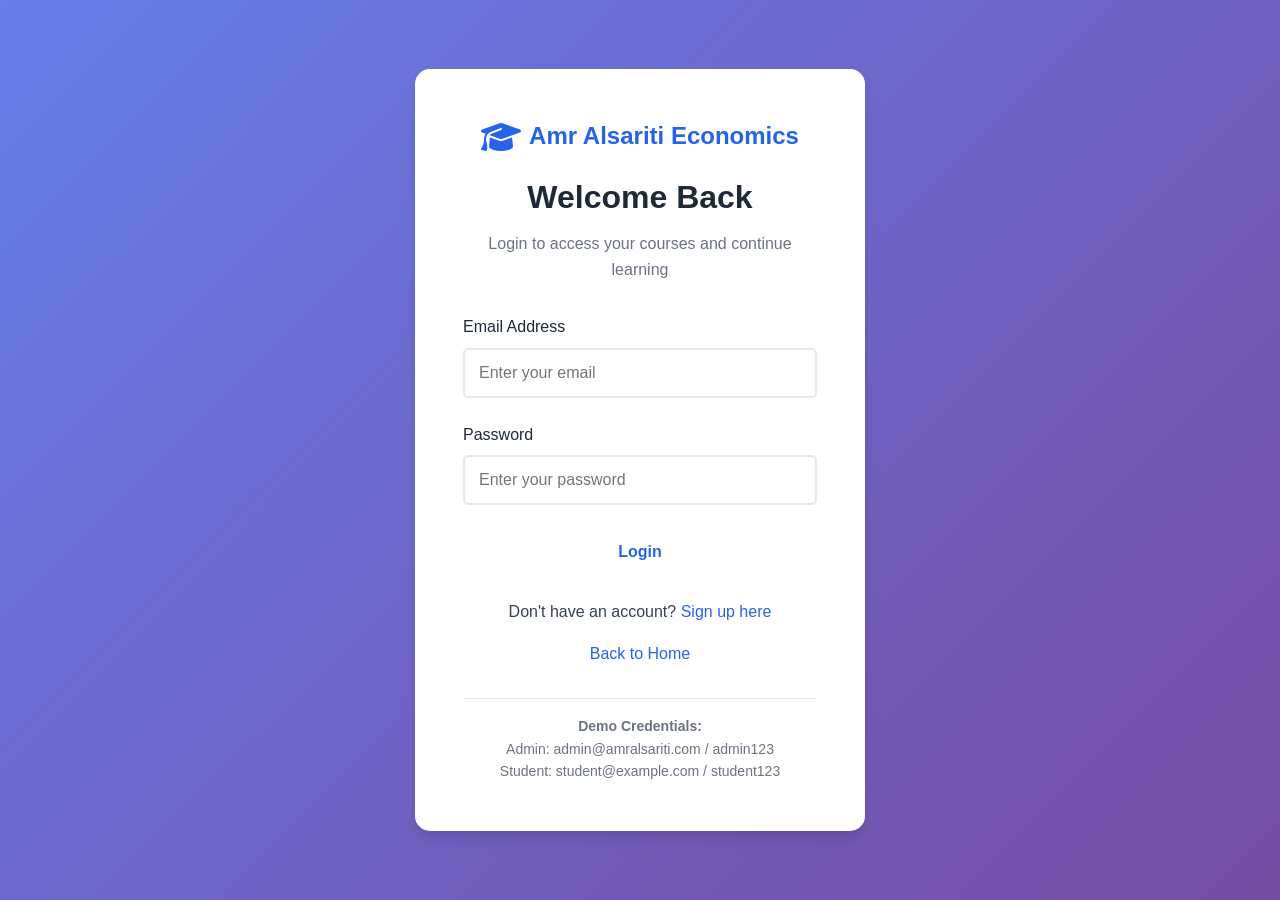
<file: exam.html>
<!DOCTYPE html>
<html lang="en">
<head>
    <meta charset="UTF-8">
    <meta name="viewport" content="width=device-width, initial-scale=1.0">
    <title>Exam - Amr Alsariti Economics</title>
    <link rel="stylesheet" href="css/style.css">
    <link rel="stylesheet" href="https://cdnjs.cloudflare.com/ajax/libs/font-awesome/6.4.0/css/all.min.css">
</head>
<body>
    <!-- Navigation -->
    <nav class="navbar">
        <div class="container">
            <div class="nav-wrapper">
                <div class="logo">
                    <i class="fas fa-graduation-cap"></i>
                    <span>Amr Alsariti Economics</span>
                </div>
                <ul class="nav-menu">
                    <li><a href="user-dashboard.html">Dashboard</a></li>
                </ul>
            </div>
        </div>
    </nav>

    <div class="container" style="padding: 2rem 20px;">
        <!-- Exam Start Screen -->
        <div id="startScreen" class="card" style="max-width: 700px; margin: 0 auto; text-align: center;">
            <div style="font-size: 4rem; color: var(--primary-color); margin-bottom: 1rem;">
                <i class="fas fa-file-alt"></i>
            </div>
            <h1 id="examTitle">Exam</h1>
            <p id="examInfo" style="color: #6b7280; margin: 1rem 0;"></p>

            <div style="background-color: var(--light-color); padding: 2rem; border-radius: 10px; margin: 2rem 0; text-align: left;">
                <h3 style="margin-bottom: 1rem;">Exam Instructions:</h3>
                <ul style="list-style: none; padding: 0;">
                    <li style="padding: 0.5rem 0;"><i class="fas fa-check" style="color: var(--success-color); margin-right: 0.5rem;"></i> Answer all questions to the best of your ability</li>
                    <li style="padding: 0.5rem 0;"><i class="fas fa-check" style="color: var(--success-color); margin-right: 0.5rem;"></i> You can navigate between questions</li>
                    <li style="padding: 0.5rem 0;"><i class="fas fa-check" style="color: var(--success-color); margin-right: 0.5rem;"></i> The exam will auto-submit when time expires</li>
                    <li style="padding: 0.5rem 0;"><i class="fas fa-check" style="color: var(--success-color); margin-right: 0.5rem;"></i> Passing score: <span id="passingScore">70</span>%</li>
                    <li style="padding: 0.5rem 0;"><i class="fas fa-exclamation-triangle" style="color: var(--warning-color); margin-right: 0.5rem;"></i> Do not refresh or close this page</li>
                </ul>
            </div>

            <div style="display: flex; gap: 1rem; justify-content: center;">
                <a href="user-dashboard.html" class="btn btn-secondary">Cancel</a>
                <button class="btn btn-primary" onclick="startExam()">
                    <i class="fas fa-play"></i> Start Exam
                </button>
            </div>
        </div>

        <!-- Exam Content -->
        <div id="examContainer" class="quiz-container" style="display: none;">
            <!-- Exam Header -->
            <div class="card">
                <div style="display: flex; justify-content: space-between; align-items: center; flex-wrap: wrap; gap: 1rem;">
                    <div>
                        <h2 id="examTitleActive">Exam</h2>
                        <p style="color: #6b7280;">Question <span id="currentQuestion">1</span> of <span id="totalQuestionsDisplay">50</span></p>
                    </div>
                    <div class="timer" id="timer" style="font-size: 1.5rem; padding: 1rem 2rem;">90:00</div>
                </div>
                <div class="progress-bar" style="margin-top: 1rem;">
                    <div class="progress-fill" id="progressBar" style="width: 0%;"></div>
                </div>
            </div>

            <!-- Question Display -->
            <div id="questionContent"></div>
        </div>

        <!-- Results Screen -->
        <div id="resultsScreen" style="display: none;">
            <div class="card" style="text-align: center; max-width: 700px; margin: 0 auto;">
                <div id="resultIcon" style="font-size: 5rem; margin-bottom: 1rem;"></div>
                <h1 id="resultTitle">Exam Completed!</h1>
                <div style="font-size: 4rem; font-weight: bold; margin: 2rem 0;" id="scoreDisplay"></div>
                <p style="font-size: 1.2rem; color: #6b7280; margin-bottom: 1rem;">
                    You scored <span id="earnedPoints">0</span> out of <span id="totalPoints">0</span> points
                </p>
                <p id="resultMessage" style="font-size: 1.1rem; margin-bottom: 2rem;"></p>

                <div style="background-color: var(--light-color); padding: 2rem; border-radius: 10px; margin: 2rem 0;">
                    <div style="display: grid; grid-template-columns: repeat(auto-fit, minmax(150px, 1fr)); gap: 1.5rem; text-align: center;">
                        <div>
                            <div style="color: #6b7280; font-size: 0.9rem;">Total Questions</div>
                            <div style="font-size: 2rem; font-weight: bold;" id="resultTotalQuestions">0</div>
                        </div>
                        <div>
                            <div style="color: #6b7280; font-size: 0.9rem;">Correct</div>
                            <div style="font-size: 2rem; font-weight: bold; color: var(--success-color);" id="resultCorrect">0</div>
                        </div>
                        <div>
                            <div style="color: #6b7280; font-size: 0.9rem;">Incorrect</div>
                            <div style="font-size: 2rem; font-weight: bold; color: var(--danger-color);" id="resultIncorrect">0</div>
                        </div>
                        <div>
                            <div style="color: #6b7280; font-size: 0.9rem;">Time Taken</div>
                            <div style="font-size: 2rem; font-weight: bold;" id="resultTimeTaken">0m</div>
                        </div>
                    </div>
                </div>

                <div style="display: flex; gap: 1rem; justify-content: center;">
                    <a href="user-dashboard.html" class="btn btn-primary">
                        <i class="fas fa-home"></i> Back to Dashboard
                    </a>
                </div>
            </div>
        </div>
    </div>

    <script src="js/database.js"></script>
    <script src="js/auth.js"></script>
    <script>
        // Check authentication
        if (!checkAuth()) {
            window.location.href = 'login.html';
        }

        // Get exam ID from URL
        const urlParams = new URLSearchParams(window.location.search);
        const examId = parseInt(urlParams.get('id'));
        const currentUser = getCurrentUserInfo();

        if (!examId) {
            alert('Invalid exam');
            window.location.href = 'user-dashboard.html';
        }

        const exam = DB.getExamById(examId);
        if (!exam) {
            alert('Exam not found');
            window.location.href = 'user-dashboard.html';
        }

        // Generate exam questions (using quiz questions for demo)
        const quizzes = DB.getQuizzesByCourse(exam.courseId);
        let examQuestions = [];
        quizzes.forEach(quiz => {
            examQuestions = examQuestions.concat(quiz.questions);
        });

        // Limit to exam's total questions
        if (examQuestions.length > exam.totalQuestions) {
            examQuestions = examQuestions.slice(0, exam.totalQuestions);
        }

        // Exam state
        let currentQuestionIndex = 0;
        let userAnswers = [];
        let timeRemaining = exam.duration * 60; // Convert to seconds
        let timerInterval;
        let examCompleted = false;
        let startTime;

        // Initialize start screen
        document.getElementById('examTitle').textContent = exam.title;
        document.getElementById('examInfo').textContent = `${examQuestions.length} questions • ${exam.duration} minutes • Passing Score: ${exam.passingScore}%`;
        document.getElementById('passingScore').textContent = exam.passingScore;

        function startExam() {
            startTime = Date.now();
            document.getElementById('startScreen').style.display = 'none';
            document.getElementById('examContainer').style.display = 'block';
            document.getElementById('examTitleActive').textContent = exam.title;
            document.getElementById('totalQuestionsDisplay').textContent = examQuestions.length;
            loadQuestion();
            startTimer();
        }

        function loadQuestion() {
            const question = examQuestions[currentQuestionIndex];
            const progress = ((currentQuestionIndex + 1) / examQuestions.length) * 100;
            document.getElementById('progressBar').style.width = progress + '%';
            document.getElementById('currentQuestion').textContent = currentQuestionIndex + 1;

            const content = document.getElementById('questionContent');
            let html = `
                <div class="question-card">
                    <h2 class="question-text">${question.question}</h2>
                    <div class="options">
            `;

            question.options.forEach((option, index) => {
                const isSelected = userAnswers[currentQuestionIndex] === index;
                html += `
                    <div class="option ${isSelected ? 'selected' : ''}" onclick="selectAnswer(${index})">
                        <span>${String.fromCharCode(65 + index)}. ${option}</span>
                    </div>
                `;
            });

            html += `
                    </div>
                </div>
                <div class="quiz-navigation">
                    <button class="btn btn-secondary" onclick="previousQuestion()" ${currentQuestionIndex === 0 ? 'disabled' : ''}>
                        <i class="fas fa-arrow-left"></i> Previous
                    </button>
                    <div style="display: flex; gap: 0.5rem;">
                        <span style="color: #6b7280; padding: 0.875rem;">
                            Answered: ${userAnswers.filter(a => a !== undefined).length}/${examQuestions.length}
                        </span>
                        <button class="btn btn-primary" onclick="nextQuestion()">
                            ${currentQuestionIndex === examQuestions.length - 1 ? '<i class="fas fa-check"></i> Submit Exam' : 'Next <i class="fas fa-arrow-right"></i>'}
                        </button>
                    </div>
                </div>
            `;

            content.innerHTML = html;
        }

        function selectAnswer(optionIndex) {
            userAnswers[currentQuestionIndex] = optionIndex;

            // Update UI
            document.querySelectorAll('.option').forEach((option, index) => {
                if (index === optionIndex) {
                    option.classList.add('selected');
                } else {
                    option.classList.remove('selected');
                }
            });
        }

        function previousQuestion() {
            if (currentQuestionIndex > 0) {
                currentQuestionIndex--;
                loadQuestion();
            }
        }

        function nextQuestion() {
            if (currentQuestionIndex === examQuestions.length - 1) {
                const unanswered = examQuestions.length - userAnswers.filter(a => a !== undefined).length;
                if (unanswered > 0) {
                    if (!confirm(`You have ${unanswered} unanswered question(s). Do you want to submit the exam?`)) {
                        return;
                    }
                }
                submitExam();
            } else {
                currentQuestionIndex++;
                loadQuestion();
            }
        }

        function startTimer() {
            updateTimerDisplay();
            timerInterval = setInterval(() => {
                timeRemaining--;
                updateTimerDisplay();

                if (timeRemaining <= 0) {
                    clearInterval(timerInterval);
                    alert('Time is up! Your exam is being submitted...');
                    submitExam();
                }
            }, 1000);
        }

        function updateTimerDisplay() {
            const minutes = Math.floor(timeRemaining / 60);
            const seconds = timeRemaining % 60;
            const display = `${minutes.toString().padStart(2, '0')}:${seconds.toString().padStart(2, '0')}`;
            document.getElementById('timer').textContent = display;

            // Change color based on time
            if (timeRemaining < 300) { // Less than 5 minutes
                document.getElementById('timer').style.backgroundColor = 'var(--danger-color)';
            } else if (timeRemaining < 600) { // Less than 10 minutes
                document.getElementById('timer').style.backgroundColor = 'var(--warning-color)';
            }
        }

        function submitExam() {
            if (examCompleted) return;

            clearInterval(timerInterval);
            examCompleted = true;

            // Calculate score
            let correctCount = 0;
            examQuestions.forEach((question, index) => {
                if (userAnswers[index] === question.correctAnswer) {
                    correctCount++;
                }
            });

            const score = Math.round((correctCount / examQuestions.length) * 100);
            const timeTaken = Math.floor((Date.now() - startTime) / 1000);
            const passed = score >= exam.passingScore;

            // Save result
            DB.addExamResult({
                userId: currentUser.id,
                examId: exam.id,
                courseId: exam.courseId,
                score: score,
                answers: userAnswers,
                timeTaken: timeTaken,
                passed: passed
            });

            // Show results
            displayResults(score, correctCount, examQuestions.length, timeTaken, passed);
        }

        function displayResults(score, correct, total, timeTaken, passed) {
            document.getElementById('examContainer').style.display = 'none';
            document.getElementById('resultsScreen').style.display = 'block';

            // Set icon and title based on pass/fail
            if (passed) {
                document.getElementById('resultIcon').innerHTML = '<i class="fas fa-trophy" style="color: gold;"></i>';
                document.getElementById('resultTitle').textContent = 'Congratulations! You Passed!';
                document.getElementById('scoreDisplay').innerHTML = `<span style="color: var(--success-color);">${score}%</span>`;
                document.getElementById('resultMessage').innerHTML = '<span class="badge badge-success" style="font-size: 1.2rem; padding: 0.75rem 1.5rem;">PASSED</span>';
            } else {
                document.getElementById('resultIcon').innerHTML = '<i class="fas fa-times-circle" style="color: var(--danger-color);"></i>';
                document.getElementById('resultTitle').textContent = 'Exam Completed';
                document.getElementById('scoreDisplay').innerHTML = `<span style="color: var(--danger-color);">${score}%</span>`;
                document.getElementById('resultMessage').innerHTML = `<span class="badge badge-danger" style="font-size: 1.2rem; padding: 0.75rem 1.5rem;">DID NOT PASS - Minimum ${exam.passingScore}% required</span>`;
            }

            // Set statistics
            document.getElementById('earnedPoints').textContent = correct;
            document.getElementById('totalPoints').textContent = total;
            document.getElementById('resultTotalQuestions').textContent = total;
            document.getElementById('resultCorrect').textContent = correct;
            document.getElementById('resultIncorrect').textContent = total - correct;

            const minutes = Math.floor(timeTaken / 60);
            const seconds = timeTaken % 60;
            document.getElementById('resultTimeTaken').textContent = `${minutes}m ${seconds}s`;
        }

        // Prevent accidental page close
        window.addEventListener('beforeunload', function (e) {
            if (!examCompleted && document.getElementById('examContainer').style.display !== 'none') {
                e.preventDefault();
                e.returnValue = '';
            }
        });
    </script>
</body>
</html>
</file>
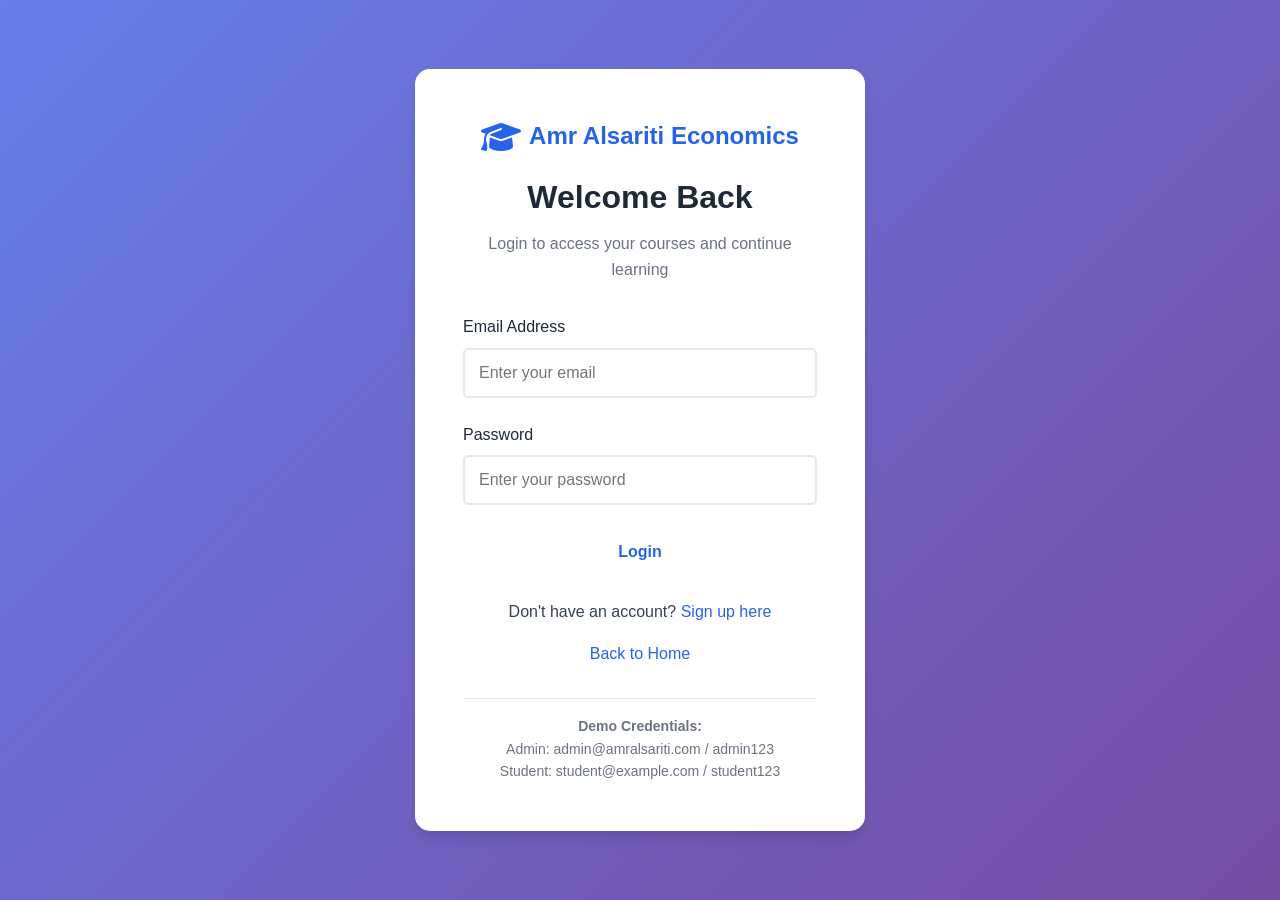
<file: login.html>
<!DOCTYPE html>
<html lang="en">
<head>
    <meta charset="UTF-8">
    <meta name="viewport" content="width=device-width, initial-scale=1.0">
    <title>Login - Amr Alsariti Economics</title>
    <link rel="stylesheet" href="css/style.css">
    <link rel="stylesheet" href="https://cdnjs.cloudflare.com/ajax/libs/font-awesome/6.4.0/css/all.min.css">
</head>
<body>
    <div class="auth-container">
        <div class="auth-card">
            <div class="auth-header">
                <div class="logo" style="justify-content: center; margin-bottom: 1rem;">
                    <i class="fas fa-graduation-cap"></i>
                    <span>Amr Alsariti Economics</span>
                </div>
                <h1>Welcome Back</h1>
                <p>Login to access your courses and continue learning</p>
            </div>

            <div id="errorMessage" class="error-message"></div>

            <form id="loginForm">
                <div class="form-group">
                    <label for="email">Email Address</label>
                    <input type="email" id="email" name="email" required placeholder="Enter your email">
                </div>

                <div class="form-group">
                    <label for="password">Password</label>
                    <input type="password" id="password" name="password" required placeholder="Enter your password">
                </div>

                <div class="form-group">
                    <button type="submit" class="btn btn-primary btn-full">Login</button>
                </div>
            </form>

            <div class="auth-footer">
                <p>Don't have an account? <a href="signup.html">Sign up here</a></p>
                <p style="margin-top: 1rem;"><a href="index.html">Back to Home</a></p>
            </div>

            <div style="margin-top: 2rem; padding-top: 1rem; border-top: 1px solid var(--border-color);">
                <p style="font-size: 0.875rem; color: #6b7280; text-align: center;">
                    <strong>Demo Credentials:</strong><br>
                    Admin: admin@amralsariti.com / admin123<br>
                    Student: student@example.com / student123
                </p>
            </div>
        </div>
    </div>

    <script src="js/database.js"></script>
    <script src="js/auth.js"></script>
    <script>
        document.getElementById('loginForm').addEventListener('submit', function(e) {
            e.preventDefault();

            const email = document.getElementById('email').value;
            const password = document.getElementById('password').value;
            const errorMessage = document.getElementById('errorMessage');

            // Clear previous error
            errorMessage.style.display = 'none';
            errorMessage.textContent = '';

            // Find user
            const user = DB.getUserByEmail(email);

            if (!user) {
                errorMessage.textContent = 'Invalid email or password';
                errorMessage.style.display = 'block';
                return;
            }

            if (user.password !== password) {
                errorMessage.textContent = 'Invalid email or password';
                errorMessage.style.display = 'block';
                return;
            }

            // Login successful
            DB.setCurrentUser(user);

            // Redirect based on role
            if (user.role === 'admin') {
                window.location.href = 'admin-dashboard.html';
            } else {
                window.location.href = 'user-dashboard.html';
            }
        });
    </script>
</body>
</html>
</file>
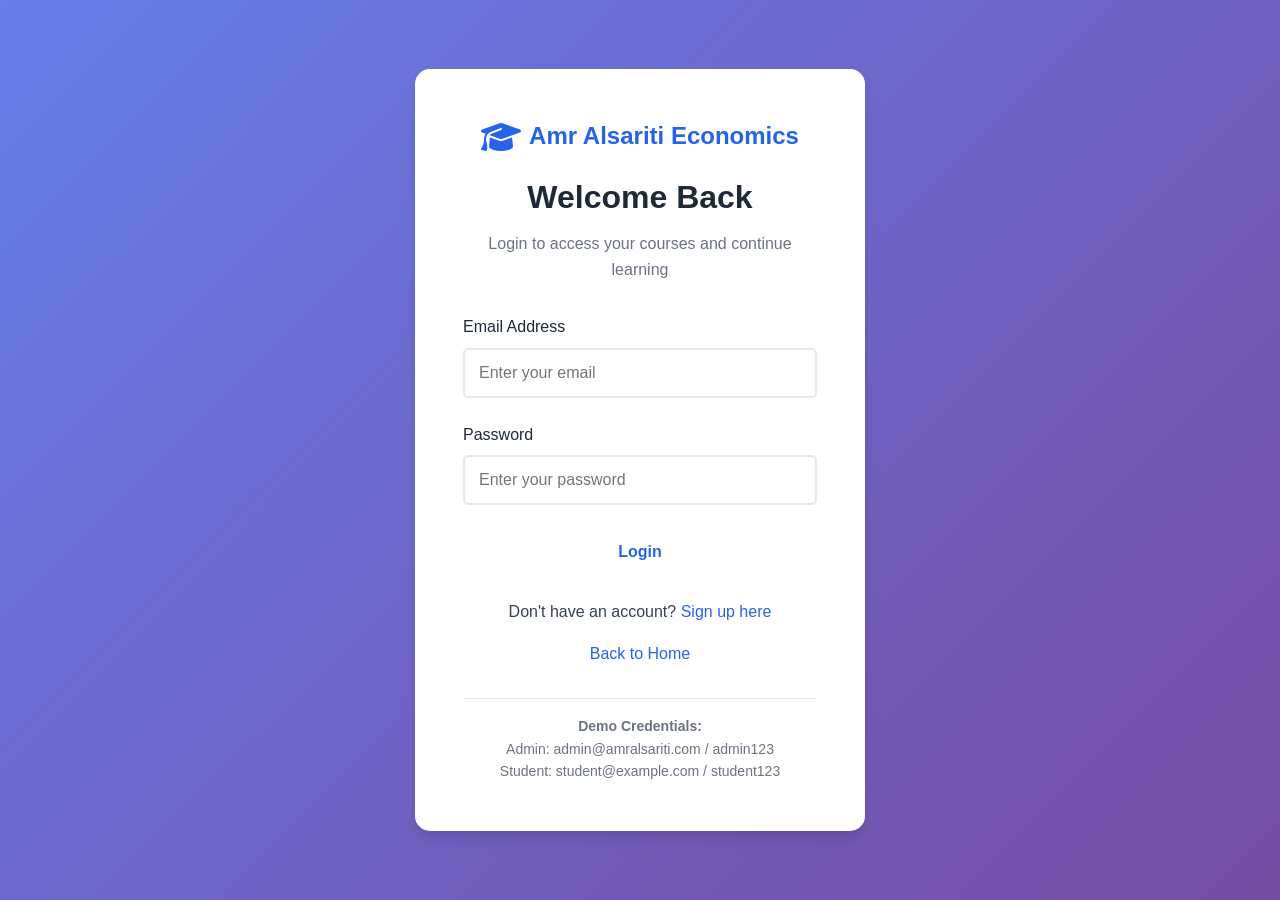
<file: quiz.html>
<!DOCTYPE html>
<html lang="en">
<head>
    <meta charset="UTF-8">
    <meta name="viewport" content="width=device-width, initial-scale=1.0">
    <title>Quiz - Amr Alsariti Economics</title>
    <link rel="stylesheet" href="css/style.css">
    <link rel="stylesheet" href="https://cdnjs.cloudflare.com/ajax/libs/font-awesome/6.4.0/css/all.min.css">
</head>
<body>
    <!-- Navigation -->
    <nav class="navbar">
        <div class="container">
            <div class="nav-wrapper">
                <div class="logo">
                    <i class="fas fa-graduation-cap"></i>
                    <span>Amr Alsariti Economics</span>
                </div>
                <ul class="nav-menu">
                    <li><a href="user-dashboard.html">Dashboard</a></li>
                </ul>
            </div>
        </div>
    </nav>

    <div class="container" style="padding: 2rem 20px;">
        <div class="quiz-container">
            <!-- Quiz Header -->
            <div class="card">
                <div style="display: flex; justify-content: space-between; align-items: center;">
                    <div>
                        <h1 id="quizTitle">Quiz</h1>
                        <p id="quizInfo" style="color: #6b7280; margin-top: 0.5rem;"></p>
                    </div>
                    <div class="timer" id="timer">15:00</div>
                </div>
                <div class="progress-bar" style="margin-top: 1rem;">
                    <div class="progress-fill" id="progressBar" style="width: 0%;"></div>
                </div>
            </div>

            <!-- Quiz Content -->
            <div id="quizContent"></div>

            <!-- Results -->
            <div id="resultsSection" style="display: none;">
                <div class="card" style="text-align: center;">
                    <div style="font-size: 4rem; margin-bottom: 1rem;">
                        <i class="fas fa-trophy" style="color: gold;"></i>
                    </div>
                    <h1>Quiz Completed!</h1>
                    <div style="font-size: 3rem; font-weight: bold; color: var(--primary-color); margin: 2rem 0;">
                        <span id="finalScore">0</span>%
                    </div>
                    <p style="font-size: 1.2rem; color: #6b7280; margin-bottom: 2rem;">
                        You answered <span id="correctAnswers">0</span> out of <span id="totalQuestions">0</span> questions correctly
                    </p>
                    <div style="display: flex; gap: 1rem; justify-content: center; flex-wrap: wrap;">
                        <a href="user-dashboard.html" class="btn btn-primary">Back to Dashboard</a>
                        <button class="btn btn-secondary" onclick="reviewAnswers()">Review Answers</button>
                    </div>
                </div>
            </div>
        </div>
    </div>

    <script src="js/database.js"></script>
    <script src="js/auth.js"></script>
    <script>
        // Check authentication
        if (!checkAuth()) {
            window.location.href = 'login.html';
        }

        // Get quiz ID from URL
        const urlParams = new URLSearchParams(window.location.search);
        const quizId = parseInt(urlParams.get('id'));
        const currentUser = getCurrentUserInfo();

        if (!quizId) {
            alert('Invalid quiz');
            window.location.href = 'user-dashboard.html';
        }

        const quiz = DB.getQuizById(quizId);
        if (!quiz) {
            alert('Quiz not found');
            window.location.href = 'user-dashboard.html';
        }

        // Quiz state
        let currentQuestionIndex = 0;
        let userAnswers = [];
        let timeRemaining = quiz.duration * 60; // Convert to seconds
        let timerInterval;
        let quizCompleted = false;

        // Initialize quiz
        document.getElementById('quizTitle').textContent = quiz.title;
        document.getElementById('quizInfo').textContent = `${quiz.questions.length} questions • ${quiz.duration} minutes`;

        function startQuiz() {
            loadQuestion();
            startTimer();
        }

        function loadQuestion() {
            const question = quiz.questions[currentQuestionIndex];
            const progress = ((currentQuestionIndex + 1) / quiz.questions.length) * 100;
            document.getElementById('progressBar').style.width = progress + '%';

            const content = document.getElementById('quizContent');
            let html = `
                <div class="question-card">
                    <div class="question-header">
                        <span class="question-number">Question ${currentQuestionIndex + 1} of ${quiz.questions.length}</span>
                    </div>
                    <h2 class="question-text">${question.question}</h2>
                    <div class="options">
            `;

            question.options.forEach((option, index) => {
                const isSelected = userAnswers[currentQuestionIndex] === index;
                html += `
                    <div class="option ${isSelected ? 'selected' : ''}" onclick="selectAnswer(${index})">
                        <span>${String.fromCharCode(65 + index)}. ${option}</span>
                    </div>
                `;
            });

            html += `
                    </div>
                </div>
                <div class="quiz-navigation">
                    <button class="btn btn-secondary" onclick="previousQuestion()" ${currentQuestionIndex === 0 ? 'disabled' : ''}>
                        <i class="fas fa-arrow-left"></i> Previous
                    </button>
                    <button class="btn btn-primary" onclick="nextQuestion()">
                        ${currentQuestionIndex === quiz.questions.length - 1 ? 'Submit Quiz' : 'Next'} <i class="fas fa-arrow-right"></i>
                    </button>
                </div>
            `;

            content.innerHTML = html;
        }

        function selectAnswer(optionIndex) {
            userAnswers[currentQuestionIndex] = optionIndex;

            // Update UI
            document.querySelectorAll('.option').forEach((option, index) => {
                if (index === optionIndex) {
                    option.classList.add('selected');
                } else {
                    option.classList.remove('selected');
                }
            });
        }

        function previousQuestion() {
            if (currentQuestionIndex > 0) {
                currentQuestionIndex--;
                loadQuestion();
            }
        }

        function nextQuestion() {
            if (currentQuestionIndex === quiz.questions.length - 1) {
                submitQuiz();
            } else {
                currentQuestionIndex++;
                loadQuestion();
            }
        }

        function startTimer() {
            updateTimerDisplay();
            timerInterval = setInterval(() => {
                timeRemaining--;
                updateTimerDisplay();

                if (timeRemaining <= 0) {
                    clearInterval(timerInterval);
                    alert('Time is up! Submitting your quiz...');
                    submitQuiz();
                }
            }, 1000);
        }

        function updateTimerDisplay() {
            const minutes = Math.floor(timeRemaining / 60);
            const seconds = timeRemaining % 60;
            const display = `${minutes.toString().padStart(2, '0')}:${seconds.toString().padStart(2, '0')}`;
            document.getElementById('timer').textContent = display;

            // Change color when time is running out
            if (timeRemaining < 60) {
                document.getElementById('timer').style.backgroundColor = 'var(--danger-color)';
            } else if (timeRemaining < 300) {
                document.getElementById('timer').style.backgroundColor = 'var(--warning-color)';
            }
        }

        function submitQuiz() {
            if (quizCompleted) return;

            clearInterval(timerInterval);
            quizCompleted = true;

            // Calculate score
            let correctCount = 0;
            quiz.questions.forEach((question, index) => {
                if (userAnswers[index] === question.correctAnswer) {
                    correctCount++;
                }
            });

            const score = Math.round((correctCount / quiz.questions.length) * 100);

            // Save result
            DB.addQuizResult({
                userId: currentUser.id,
                quizId: quiz.id,
                courseId: quiz.courseId,
                score: score,
                answers: userAnswers,
                timeTaken: (quiz.duration * 60) - timeRemaining
            });

            // Show results
            document.getElementById('quizContent').style.display = 'none';
            document.getElementById('resultsSection').style.display = 'block';
            document.getElementById('finalScore').textContent = score;
            document.getElementById('correctAnswers').textContent = correctCount;
            document.getElementById('totalQuestions').textContent = quiz.questions.length;
        }

        function reviewAnswers() {
            document.getElementById('resultsSection').style.display = 'none';
            document.getElementById('quizContent').style.display = 'block';
            currentQuestionIndex = 0;
            showReview();
        }

        function showReview() {
            const question = quiz.questions[currentQuestionIndex];
            const userAnswer = userAnswers[currentQuestionIndex];
            const correctAnswer = question.correctAnswer;
            const progress = ((currentQuestionIndex + 1) / quiz.questions.length) * 100;
            document.getElementById('progressBar').style.width = progress + '%';

            const content = document.getElementById('quizContent');
            let html = `
                <div class="question-card">
                    <div class="question-header">
                        <span class="question-number">Question ${currentQuestionIndex + 1} of ${quiz.questions.length}</span>
                        <span class="badge ${userAnswer === correctAnswer ? 'badge-success' : 'badge-danger'}">
                            ${userAnswer === correctAnswer ? 'Correct' : 'Incorrect'}
                        </span>
                    </div>
                    <h2 class="question-text">${question.question}</h2>
                    <div class="options">
            `;

            question.options.forEach((option, index) => {
                let optionClass = 'option';
                if (index === correctAnswer) {
                    optionClass += ' correct';
                } else if (index === userAnswer && userAnswer !== correctAnswer) {
                    optionClass += ' incorrect';
                }

                html += `
                    <div class="${optionClass}">
                        <span>${String.fromCharCode(65 + index)}. ${option}</span>
                        ${index === correctAnswer ? '<i class="fas fa-check" style="color: var(--success-color);"></i>' : ''}
                        ${index === userAnswer && userAnswer !== correctAnswer ? '<i class="fas fa-times" style="color: var(--danger-color);"></i>' : ''}
                    </div>
                `;
            });

            html += `
                    </div>
                </div>
                <div class="quiz-navigation">
                    <button class="btn btn-secondary" onclick="reviewPrevious()" ${currentQuestionIndex === 0 ? 'disabled' : ''}>
                        <i class="fas fa-arrow-left"></i> Previous
                    </button>
                    ${currentQuestionIndex === quiz.questions.length - 1 ?
                        '<a href="user-dashboard.html" class="btn btn-primary">Back to Dashboard</a>' :
                        '<button class="btn btn-primary" onclick="reviewNext()">Next <i class="fas fa-arrow-right"></i></button>'}
                </div>
            `;

            content.innerHTML = html;
        }

        function reviewPrevious() {
            if (currentQuestionIndex > 0) {
                currentQuestionIndex--;
                showReview();
            }
        }

        function reviewNext() {
            if (currentQuestionIndex < quiz.questions.length - 1) {
                currentQuestionIndex++;
                showReview();
            }
        }

        // Prevent accidental page close
        window.addEventListener('beforeunload', function (e) {
            if (!quizCompleted) {
                e.preventDefault();
                e.returnValue = '';
            }
        });

        // Start the quiz
        startQuiz();
    </script>
</body>
</html>
</file>
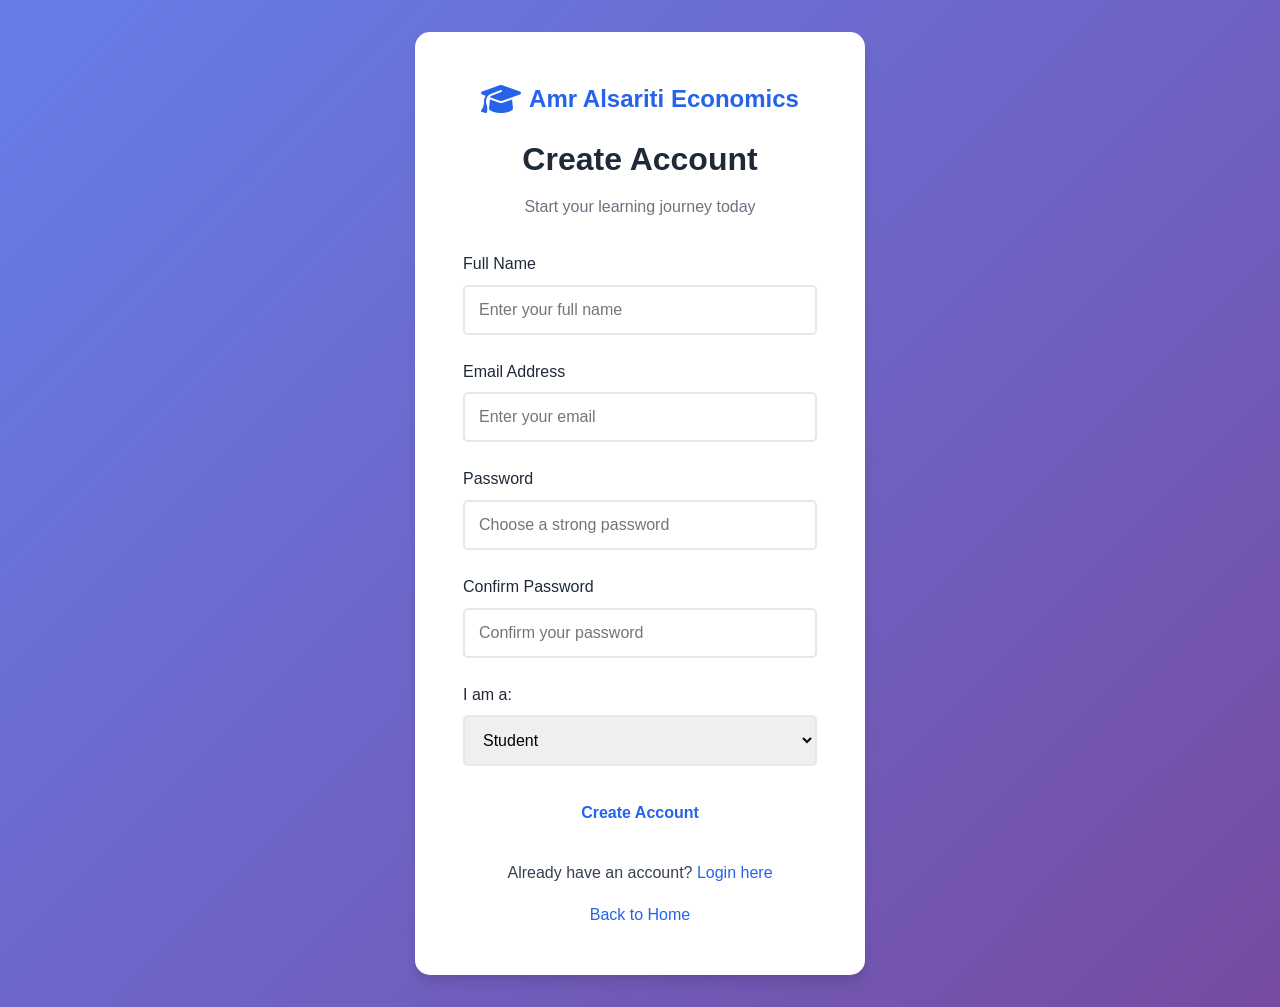
<file: signup.html>
<!DOCTYPE html>
<html lang="en">
<head>
    <meta charset="UTF-8">
    <meta name="viewport" content="width=device-width, initial-scale=1.0">
    <title>Sign Up - Amr Alsariti Economics</title>
    <link rel="stylesheet" href="css/style.css">
    <link rel="stylesheet" href="https://cdnjs.cloudflare.com/ajax/libs/font-awesome/6.4.0/css/all.min.css">
</head>
<body>
    <div class="auth-container">
        <div class="auth-card">
            <div class="auth-header">
                <div class="logo" style="justify-content: center; margin-bottom: 1rem;">
                    <i class="fas fa-graduation-cap"></i>
                    <span>Amr Alsariti Economics</span>
                </div>
                <h1>Create Account</h1>
                <p>Start your learning journey today</p>
            </div>

            <div id="errorMessage" class="error-message"></div>
            <div id="successMessage" class="success-message"></div>

            <form id="signupForm">
                <div class="form-group">
                    <label for="name">Full Name</label>
                    <input type="text" id="name" name="name" required placeholder="Enter your full name">
                </div>

                <div class="form-group">
                    <label for="email">Email Address</label>
                    <input type="email" id="email" name="email" required placeholder="Enter your email">
                </div>

                <div class="form-group">
                    <label for="password">Password</label>
                    <input type="password" id="password" name="password" required placeholder="Choose a strong password" minlength="6">
                </div>

                <div class="form-group">
                    <label for="confirmPassword">Confirm Password</label>
                    <input type="password" id="confirmPassword" name="confirmPassword" required placeholder="Confirm your password">
                </div>

                <div class="form-group">
                    <label for="role">I am a:</label>
                    <select id="role" name="role" required>
                        <option value="student">Student</option>
                        <option value="admin">Instructor/Admin</option>
                    </select>
                </div>

                <div class="form-group">
                    <button type="submit" class="btn btn-primary btn-full">Create Account</button>
                </div>
            </form>

            <div class="auth-footer">
                <p>Already have an account? <a href="login.html">Login here</a></p>
                <p style="margin-top: 1rem;"><a href="index.html">Back to Home</a></p>
            </div>
        </div>
    </div>

    <script src="js/database.js"></script>
    <script>
        document.getElementById('signupForm').addEventListener('submit', function(e) {
            e.preventDefault();

            const name = document.getElementById('name').value;
            const email = document.getElementById('email').value;
            const password = document.getElementById('password').value;
            const confirmPassword = document.getElementById('confirmPassword').value;
            const role = document.getElementById('role').value;
            const errorMessage = document.getElementById('errorMessage');
            const successMessage = document.getElementById('successMessage');

            // Clear previous messages
            errorMessage.style.display = 'none';
            errorMessage.textContent = '';
            successMessage.style.display = 'none';
            successMessage.textContent = '';

            // Validate password match
            if (password !== confirmPassword) {
                errorMessage.textContent = 'Passwords do not match';
                errorMessage.style.display = 'block';
                return;
            }

            // Check if email already exists
            const existingUser = DB.getUserByEmail(email);
            if (existingUser) {
                errorMessage.textContent = 'Email already registered';
                errorMessage.style.display = 'block';
                return;
            }

            // Create new user
            const newUser = {
                name,
                email,
                password,
                role
            };

            DB.addUser(newUser);

            // Show success message
            successMessage.textContent = 'Account created successfully! Redirecting to login...';
            successMessage.style.display = 'block';

            // Redirect to login after 2 seconds
            setTimeout(() => {
                window.location.href = 'login.html';
            }, 2000);
        });
    </script>
</body>
</html>
</file>
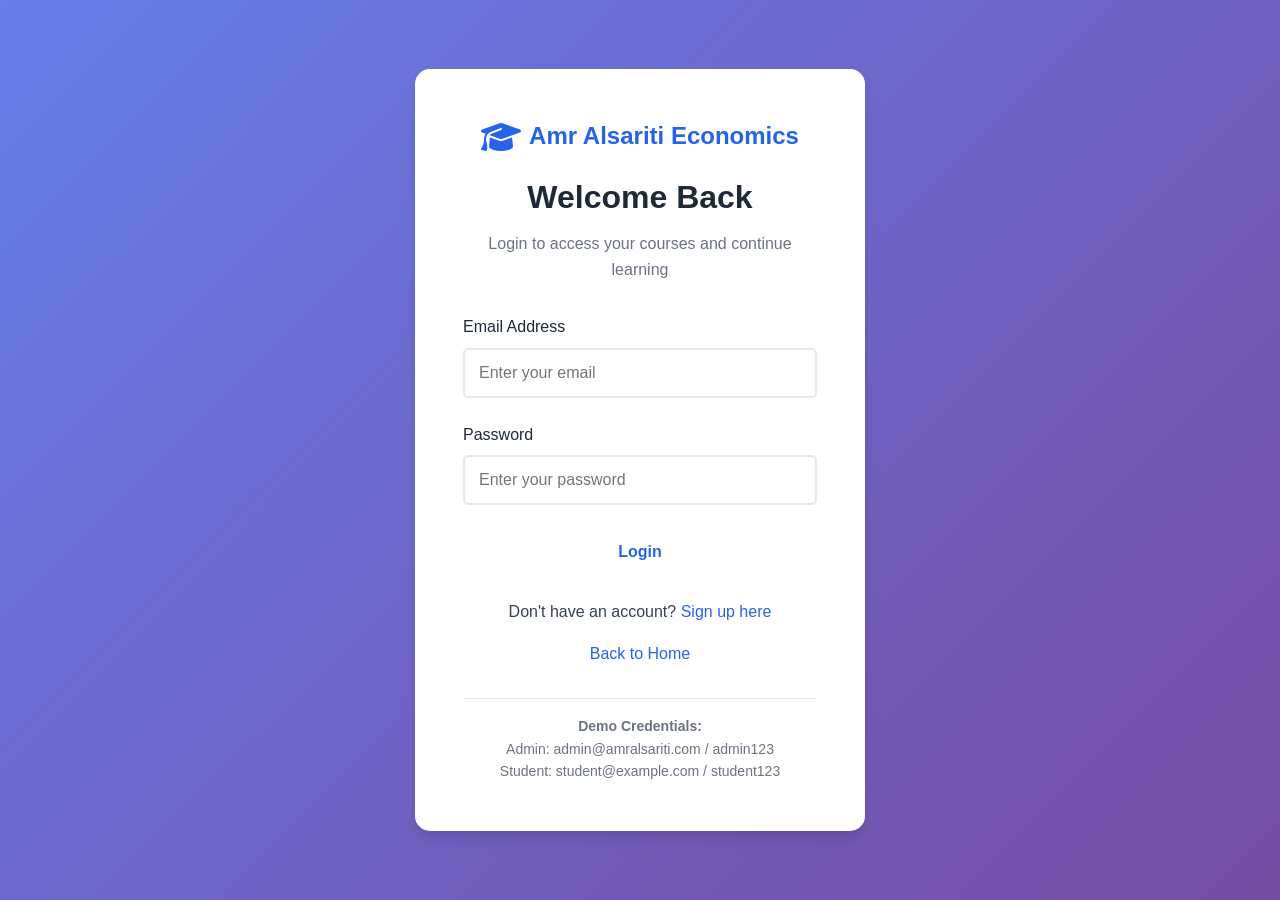
<file: user-dashboard.html>
<!DOCTYPE html>
<html lang="en">
<head>
    <meta charset="UTF-8">
    <meta name="viewport" content="width=device-width, initial-scale=1.0">
    <title>Student Dashboard - Amr Alsariti Economics</title>
    <link rel="stylesheet" href="css/style.css">
    <link rel="stylesheet" href="https://cdnjs.cloudflare.com/ajax/libs/font-awesome/6.4.0/css/all.min.css">
</head>
<body>
    <div class="dashboard">
        <!-- Sidebar -->
        <aside class="sidebar">
            <div class="sidebar-header">
                <i class="fas fa-graduation-cap"></i>
                <h2>Student Portal</h2>
            </div>
            <ul class="sidebar-menu">
                <li><a href="#" class="active" onclick="showSection('overview')"><i class="fas fa-home"></i> Overview</a></li>
                <li><a href="#" onclick="showSection('courses')"><i class="fas fa-book"></i> My Courses</a></li>
                <li><a href="#" onclick="showSection('quizzes')"><i class="fas fa-clipboard-check"></i> Quizzes</a></li>
                <li><a href="#" onclick="showSection('assignments')"><i class="fas fa-tasks"></i> Assignments</a></li>
                <li><a href="#" onclick="showSection('exams')"><i class="fas fa-file-alt"></i> Exams</a></li>
                <li><a href="#" onclick="showSection('grades')"><i class="fas fa-chart-bar"></i> Grades</a></li>
                <li><a href="#" onclick="showSection('profile')"><i class="fas fa-user"></i> Profile</a></li>
                <li><a href="#" onclick="logout()"><i class="fas fa-sign-out-alt"></i> Logout</a></li>
            </ul>
        </aside>

        <!-- Main Content -->
        <main class="main-content">
            <!-- Topbar -->
            <div class="topbar">
                <h1 id="pageTitle">Dashboard Overview</h1>
                <div class="user-info">
                    <span id="userName">Student</span>
                    <div class="user-avatar" id="userAvatar">S</div>
                </div>
            </div>

            <!-- Content Area -->
            <div class="content-area">
                <!-- Overview Section -->
                <div id="overviewSection" class="section-content">
                    <div class="dashboard-grid">
                        <div class="dashboard-card">
                            <div class="icon"><i class="fas fa-book"></i></div>
                            <h3>Enrolled Courses</h3>
                            <div class="stat" id="enrolledCoursesCount">0</div>
                        </div>
                        <div class="dashboard-card">
                            <div class="icon"><i class="fas fa-clipboard-check"></i></div>
                            <h3>Completed Quizzes</h3>
                            <div class="stat" id="completedQuizzesCount">0</div>
                        </div>
                        <div class="dashboard-card">
                            <div class="icon"><i class="fas fa-tasks"></i></div>
                            <h3>Pending Assignments</h3>
                            <div class="stat" id="pendingAssignmentsCount">0</div>
                        </div>
                        <div class="dashboard-card">
                            <div class="icon"><i class="fas fa-star"></i></div>
                            <h3>Average Score</h3>
                            <div class="stat" id="averageScore">0%</div>
                        </div>
                    </div>

                    <div class="card">
                        <div class="card-header">
                            <h2>Recent Activity</h2>
                        </div>
                        <div id="recentActivity">
                            <p style="text-align: center; color: #6b7280; padding: 2rem;">No recent activity</p>
                        </div>
                    </div>
                </div>

                <!-- Courses Section -->
                <div id="coursesSection" class="section-content" style="display: none;">
                    <div class="card">
                        <div class="card-header">
                            <h2>My Enrolled Courses</h2>
                            <button class="btn btn-primary" onclick="showAvailableCourses()">Browse Courses</button>
                        </div>
                        <div id="enrolledCoursesList"></div>
                    </div>
                </div>

                <!-- Quizzes Section -->
                <div id="quizzesSection" class="section-content" style="display: none;">
                    <div class="card">
                        <div class="card-header">
                            <h2>Available Quizzes</h2>
                        </div>
                        <div id="quizzesList"></div>
                    </div>
                </div>

                <!-- Assignments Section -->
                <div id="assignmentsSection" class="section-content" style="display: none;">
                    <div class="card">
                        <div class="card-header">
                            <h2>My Assignments</h2>
                        </div>
                        <div id="assignmentsList"></div>
                    </div>
                </div>

                <!-- Exams Section -->
                <div id="examsSection" class="section-content" style="display: none;">
                    <div class="card">
                        <div class="card-header">
                            <h2>Upcoming Exams</h2>
                        </div>
                        <div id="examsList"></div>
                    </div>
                </div>

                <!-- Grades Section -->
                <div id="gradesSection" class="section-content" style="display: none;">
                    <div class="card">
                        <div class="card-header">
                            <h2>My Grades</h2>
                        </div>
                        <div id="gradesList"></div>
                    </div>
                </div>

                <!-- Profile Section -->
                <div id="profileSection" class="section-content" style="display: none;">
                    <div class="card">
                        <div class="card-header">
                            <h2>My Profile</h2>
                        </div>
                        <div id="profileInfo"></div>
                    </div>
                </div>
            </div>
        </main>
    </div>

    <!-- Available Courses Modal -->
    <div id="coursesModal" class="modal">
        <div class="modal-content">
            <div class="modal-header">
                <h2>Available Courses</h2>
                <span class="modal-close" onclick="closeModal('coursesModal')">&times;</span>
            </div>
            <div id="availableCoursesList"></div>
        </div>
    </div>

    <script src="js/database.js"></script>
    <script src="js/auth.js"></script>
    <script src="js/user.js"></script>
    <script>
        // Check authentication
        if (!checkAuth()) {
            window.location.href = 'login.html';
        }

        // Initialize dashboard
        const currentUser = getCurrentUserInfo();
        document.getElementById('userName').textContent = currentUser.name;
        document.getElementById('userAvatar').textContent = currentUser.name.charAt(0).toUpperCase();

        function showSection(section) {
            // Hide all sections
            document.querySelectorAll('.section-content').forEach(sec => {
                sec.style.display = 'none';
            });

            // Remove active class from all menu items
            document.querySelectorAll('.sidebar-menu a').forEach(link => {
                link.classList.remove('active');
            });

            // Show selected section
            const sectionMap = {
                'overview': 'overviewSection',
                'courses': 'coursesSection',
                'quizzes': 'quizzesSection',
                'assignments': 'assignmentsSection',
                'exams': 'examsSection',
                'grades': 'gradesSection',
                'profile': 'profileSection'
            };

            const titleMap = {
                'overview': 'Dashboard Overview',
                'courses': 'My Courses',
                'quizzes': 'Quizzes',
                'assignments': 'Assignments',
                'exams': 'Exams',
                'grades': 'My Grades',
                'profile': 'My Profile'
            };

            document.getElementById(sectionMap[section]).style.display = 'block';
            document.getElementById('pageTitle').textContent = titleMap[section];
            event.target.classList.add('active');

            // Load section data
            loadSectionData(section);
        }

        function loadSectionData(section) {
            switch(section) {
                case 'overview':
                    loadOverview();
                    break;
                case 'courses':
                    loadEnrolledCourses();
                    break;
                case 'quizzes':
                    loadQuizzes();
                    break;
                case 'assignments':
                    loadAssignments();
                    break;
                case 'exams':
                    loadExams();
                    break;
                case 'grades':
                    loadGrades();
                    break;
                case 'profile':
                    loadProfile();
                    break;
            }
        }

        function loadOverview() {
            const enrollments = DB.getUserEnrollments(currentUser.id);
            const quizResults = DB.getUserQuizResults(currentUser.id);
            const submissions = DB.getUserSubmissions(currentUser.id);
            const assignments = DB.getAssignments();

            document.getElementById('enrolledCoursesCount').textContent = enrollments.length;
            document.getElementById('completedQuizzesCount').textContent = quizResults.length;

            // Calculate pending assignments
            const enrolledCourseIds = enrollments.map(e => e.courseId);
            const pendingAssignments = assignments.filter(a =>
                enrolledCourseIds.includes(a.courseId) &&
                !submissions.some(s => s.assignmentId === a.id && s.userId === currentUser.id)
            );
            document.getElementById('pendingAssignmentsCount').textContent = pendingAssignments.length;

            // Calculate average score
            if (quizResults.length > 0) {
                const avgScore = quizResults.reduce((sum, r) => sum + r.score, 0) / quizResults.length;
                document.getElementById('averageScore').textContent = avgScore.toFixed(1) + '%';
            } else {
                document.getElementById('averageScore').textContent = '0%';
            }
        }

        function loadEnrolledCourses() {
            const enrollments = DB.getUserEnrollments(currentUser.id);
            const container = document.getElementById('enrolledCoursesList');

            if (enrollments.length === 0) {
                container.innerHTML = '<p style="text-align: center; color: #6b7280; padding: 2rem;">No enrolled courses yet. Browse available courses to get started!</p>';
                return;
            }

            let html = '<div class="courses-grid">';
            enrollments.forEach(enrollment => {
                const course = DB.getCourseById(enrollment.courseId);
                if (course) {
                    html += `
                        <div class="course-card">
                            <div class="course-image">
                                <i class="fas fa-chart-line"></i>
                            </div>
                            <div class="course-content">
                                <h3>${course.title}</h3>
                                <p>${course.description}</p>
                                <div class="course-meta">
                                    <span><i class="fas fa-video"></i> ${course.lectures} Lectures</span>
                                    <span><i class="fas fa-clock"></i> ${course.duration}</span>
                                </div>
                                <a href="course.html?id=${course.id}" class="btn btn-primary btn-sm" style="margin-top: 1rem;">View Course</a>
                            </div>
                        </div>
                    `;
                }
            });
            html += '</div>';
            container.innerHTML = html;
        }

        function loadQuizzes() {
            const enrollments = DB.getUserEnrollments(currentUser.id);
            const enrolledCourseIds = enrollments.map(e => e.courseId);
            const allQuizzes = DB.getQuizzes();
            const availableQuizzes = allQuizzes.filter(q => enrolledCourseIds.includes(q.courseId));
            const container = document.getElementById('quizzesList');

            if (availableQuizzes.length === 0) {
                container.innerHTML = '<p style="text-align: center; color: #6b7280; padding: 2rem;">No quizzes available. Enroll in courses to access quizzes.</p>';
                return;
            }

            let html = '<div class="table-container"><table><thead><tr><th>Quiz Title</th><th>Course</th><th>Questions</th><th>Duration</th><th>Action</th></tr></thead><tbody>';
            availableQuizzes.forEach(quiz => {
                const course = DB.getCourseById(quiz.courseId);
                html += `
                    <tr>
                        <td>${quiz.title}</td>
                        <td>${course ? course.title : 'N/A'}</td>
                        <td>${quiz.questions.length}</td>
                        <td>${quiz.duration} minutes</td>
                        <td><a href="quiz.html?id=${quiz.id}" class="btn btn-primary btn-sm">Start Quiz</a></td>
                    </tr>
                `;
            });
            html += '</tbody></table></div>';
            container.innerHTML = html;
        }

        function loadAssignments() {
            const enrollments = DB.getUserEnrollments(currentUser.id);
            const enrolledCourseIds = enrollments.map(e => e.courseId);
            const allAssignments = DB.getAssignments();
            const availableAssignments = allAssignments.filter(a => enrolledCourseIds.includes(a.courseId));
            const submissions = DB.getUserSubmissions(currentUser.id);
            const container = document.getElementById('assignmentsList');

            if (availableAssignments.length === 0) {
                container.innerHTML = '<p style="text-align: center; color: #6b7280; padding: 2rem;">No assignments available.</p>';
                return;
            }

            let html = '<div class="table-container"><table><thead><tr><th>Assignment</th><th>Course</th><th>Due Date</th><th>Points</th><th>Status</th><th>Action</th></tr></thead><tbody>';
            availableAssignments.forEach(assignment => {
                const course = DB.getCourseById(assignment.courseId);
                const submission = submissions.find(s => s.assignmentId === assignment.id);
                const dueDate = new Date(assignment.dueDate);
                const isOverdue = dueDate < new Date() && !submission;

                html += `
                    <tr>
                        <td>${assignment.title}</td>
                        <td>${course ? course.title : 'N/A'}</td>
                        <td>${dueDate.toLocaleDateString()}</td>
                        <td>${assignment.points}</td>
                        <td>
                            ${submission ? '<span class="badge badge-success">Submitted</span>' :
                              (isOverdue ? '<span class="badge badge-danger">Overdue</span>' :
                              '<span class="badge badge-warning">Pending</span>')}
                        </td>
                        <td>
                            ${submission ?
                              '<button class="btn btn-sm btn-secondary" disabled>Submitted</button>' :
                              `<a href="assignment.html?id=${assignment.id}" class="btn btn-primary btn-sm">Submit</a>`}
                        </td>
                    </tr>
                `;
            });
            html += '</tbody></table></div>';
            container.innerHTML = html;
        }

        function loadExams() {
            const enrollments = DB.getUserEnrollments(currentUser.id);
            const enrolledCourseIds = enrollments.map(e => e.courseId);
            const allExams = DB.getExams();
            const availableExams = allExams.filter(e => enrolledCourseIds.includes(e.courseId));
            const container = document.getElementById('examsList');

            if (availableExams.length === 0) {
                container.innerHTML = '<p style="text-align: center; color: #6b7280; padding: 2rem;">No exams scheduled.</p>';
                return;
            }

            let html = '<div class="table-container"><table><thead><tr><th>Exam Title</th><th>Course</th><th>Date</th><th>Duration</th><th>Questions</th><th>Status</th><th>Action</th></tr></thead><tbody>';
            availableExams.forEach(exam => {
                const course = DB.getCourseById(exam.courseId);
                const startDate = new Date(exam.startDate);

                html += `
                    <tr>
                        <td>${exam.title}</td>
                        <td>${course ? course.title : 'N/A'}</td>
                        <td>${startDate.toLocaleDateString()}</td>
                        <td>${exam.duration} minutes</td>
                        <td>${exam.totalQuestions}</td>
                        <td><span class="badge badge-primary">${exam.status}</span></td>
                        <td>
                            ${exam.status === 'upcoming' ?
                              '<button class="btn btn-sm btn-secondary" disabled>Not Available</button>' :
                              `<a href="exam.html?id=${exam.id}" class="btn btn-primary btn-sm">Start Exam</a>`}
                        </td>
                    </tr>
                `;
            });
            html += '</tbody></table></div>';
            container.innerHTML = html;
        }

        function loadGrades() {
            const quizResults = DB.getUserQuizResults(currentUser.id);
            const examResults = DB.getUserExamResults(currentUser.id);
            const container = document.getElementById('gradesList');

            if (quizResults.length === 0 && examResults.length === 0) {
                container.innerHTML = '<p style="text-align: center; color: #6b7280; padding: 2rem;">No grades available yet.</p>';
                return;
            }

            let html = '<div class="table-container"><table><thead><tr><th>Type</th><th>Title</th><th>Score</th><th>Date</th><th>Status</th></tr></thead><tbody>';

            quizResults.forEach(result => {
                const quiz = DB.getQuizById(result.quizId);
                const completedDate = new Date(result.completedAt);
                html += `
                    <tr>
                        <td>Quiz</td>
                        <td>${quiz ? quiz.title : 'N/A'}</td>
                        <td>${result.score}%</td>
                        <td>${completedDate.toLocaleDateString()}</td>
                        <td><span class="badge ${result.score >= 70 ? 'badge-success' : 'badge-danger'}">${result.score >= 70 ? 'Passed' : 'Failed'}</span></td>
                    </tr>
                `;
            });

            examResults.forEach(result => {
                const exam = DB.getExamById(result.examId);
                const completedDate = new Date(result.completedAt);
                html += `
                    <tr>
                        <td>Exam</td>
                        <td>${exam ? exam.title : 'N/A'}</td>
                        <td>${result.score}%</td>
                        <td>${completedDate.toLocaleDateString()}</td>
                        <td><span class="badge ${result.score >= 70 ? 'badge-success' : 'badge-danger'}">${result.score >= 70 ? 'Passed' : 'Failed'}</span></td>
                    </tr>
                `;
            });

            html += '</tbody></table></div>';
            container.innerHTML = html;
        }

        function loadProfile() {
            const container = document.getElementById('profileInfo');
            container.innerHTML = `
                <div style="max-width: 600px;">
                    <div class="form-group">
                        <label>Full Name</label>
                        <input type="text" value="${currentUser.name}" class="form-control" readonly>
                    </div>
                    <div class="form-group">
                        <label>Email Address</label>
                        <input type="email" value="${currentUser.email}" class="form-control" readonly>
                    </div>
                    <div class="form-group">
                        <label>Role</label>
                        <input type="text" value="${currentUser.role.charAt(0).toUpperCase() + currentUser.role.slice(1)}" class="form-control" readonly>
                    </div>
                    <div class="form-group">
                        <label>Member Since</label>
                        <input type="text" value="${new Date(currentUser.createdAt).toLocaleDateString()}" class="form-control" readonly>
                    </div>
                </div>
            `;
        }

        function showAvailableCourses() {
            const allCourses = DB.getCourses();
            const enrollments = DB.getUserEnrollments(currentUser.id);
            const enrolledIds = enrollments.map(e => e.courseId);
            const availableCourses = allCourses.filter(c => !enrolledIds.includes(c.id));

            const container = document.getElementById('availableCoursesList');

            if (availableCourses.length === 0) {
                container.innerHTML = '<p style="text-align: center; color: #6b7280; padding: 2rem;">You are enrolled in all available courses!</p>';
            } else {
                let html = '<div class="courses-grid">';
                availableCourses.forEach(course => {
                    html += `
                        <div class="course-card">
                            <div class="course-image">
                                <i class="fas fa-chart-line"></i>
                            </div>
                            <div class="course-content">
                                <h3>${course.title}</h3>
                                <p>${course.description}</p>
                                <div class="course-meta">
                                    <span><i class="fas fa-video"></i> ${course.lectures} Lectures</span>
                                    <span><i class="fas fa-clock"></i> ${course.duration}</span>
                                </div>
                                <button onclick="enrollInCourse(${course.id})" class="btn btn-primary btn-sm" style="margin-top: 1rem;">Enroll Now</button>
                            </div>
                        </div>
                    `;
                });
                html += '</div>';
                container.innerHTML = html;
            }

            document.getElementById('coursesModal').classList.add('active');
        }

        function enrollInCourse(courseId) {
            DB.enrollUser(currentUser.id, courseId);
            alert('Successfully enrolled in course!');
            closeModal('coursesModal');
            loadEnrolledCourses();
            loadOverview();
        }

        function closeModal(modalId) {
            document.getElementById(modalId).classList.remove('active');
        }

        // Initial load
        loadOverview();
    </script>
</body>
</html>
</file>
<file: css/style.css>
/* Reset and Base Styles */
* {
    margin: 0;
    padding: 0;
    box-sizing: border-box;
}

:root {
    --primary-color: #2563eb;
    --secondary-color: #1e40af;
    --accent-color: #3b82f6;
    --success-color: #10b981;
    --warning-color: #f59e0b;
    --danger-color: #ef4444;
    --dark-color: #1f2937;
    --light-color: #f9fafb;
    --text-color: #374151;
    --border-color: #e5e7eb;
    --shadow: 0 4px 6px -1px rgba(0, 0, 0, 0.1), 0 2px 4px -1px rgba(0, 0, 0, 0.06);
    --shadow-lg: 0 10px 15px -3px rgba(0, 0, 0, 0.1), 0 4px 6px -2px rgba(0, 0, 0, 0.05);
}

body {
    font-family: 'Segoe UI', Tahoma, Geneva, Verdana, sans-serif;
    line-height: 1.6;
    color: var(--text-color);
    background-color: #fff;
}

.container {
    max-width: 1200px;
    margin: 0 auto;
    padding: 0 20px;
}

/* Navbar */
.navbar {
    background-color: #fff;
    box-shadow: var(--shadow);
    position: sticky;
    top: 0;
    z-index: 1000;
}

.nav-wrapper {
    display: flex;
    justify-content: space-between;
    align-items: center;
    padding: 1rem 0;
}

.logo {
    display: flex;
    align-items: center;
    gap: 0.5rem;
    font-size: 1.5rem;
    font-weight: bold;
    color: var(--primary-color);
}

.logo i {
    font-size: 2rem;
}

.nav-menu {
    display: flex;
    list-style: none;
    gap: 2rem;
    align-items: center;
}

.nav-menu a {
    text-decoration: none;
    color: var(--text-color);
    font-weight: 500;
    transition: color 0.3s;
}

.nav-menu a:hover {
    color: var(--primary-color);
}

.btn-login {
    padding: 0.5rem 1.5rem;
    border: 2px solid var(--primary-color);
    border-radius: 5px;
    color: var(--primary-color) !important;
}

.btn-signup {
    padding: 0.5rem 1.5rem;
    background-color: var(--primary-color);
    color: #fff !important;
    border-radius: 5px;
}

.hamburger {
    display: none;
    flex-direction: column;
    gap: 4px;
    cursor: pointer;
}

.hamburger span {
    width: 25px;
    height: 3px;
    background-color: var(--dark-color);
    transition: 0.3s;
}

/* Hero Section */
.hero {
    padding: 4rem 0;
    background: linear-gradient(135deg, #667eea 0%, #764ba2 100%);
    color: #fff;
}

.hero .container {
    display: grid;
    grid-template-columns: 1fr 1fr;
    gap: 3rem;
    align-items: center;
}

.hero-title {
    font-size: 3rem;
    margin-bottom: 1rem;
    line-height: 1.2;
}

.hero-subtitle {
    font-size: 1.25rem;
    margin-bottom: 2rem;
    opacity: 0.95;
}

.hero-buttons {
    display: flex;
    gap: 1rem;
}

.btn {
    padding: 0.875rem 2rem;
    border-radius: 5px;
    text-decoration: none;
    font-weight: 600;
    transition: all 0.3s;
    display: inline-block;
    border: none;
    cursor: pointer;
    font-size: 1rem;
}

.btn-primary {
    background-color: #fff;
    color: var(--primary-color);
}

.btn-primary:hover {
    transform: translateY(-2px);
    box-shadow: var(--shadow-lg);
}

.btn-outline {
    border: 2px solid #fff;
    color: #fff;
    background-color: transparent;
}

.btn-outline:hover {
    background-color: #fff;
    color: var(--primary-color);
}

.hero-illustration {
    width: 100%;
    height: 400px;
    display: flex;
    align-items: center;
    justify-content: center;
    background: rgba(255, 255, 255, 0.1);
    border-radius: 20px;
    backdrop-filter: blur(10px);
}

.hero-illustration i {
    font-size: 10rem;
    opacity: 0.8;
}

/* Features Section */
.features {
    padding: 5rem 0;
    background-color: var(--light-color);
}

.section-title {
    text-align: center;
    font-size: 2.5rem;
    margin-bottom: 3rem;
    color: var(--dark-color);
}

.features-grid {
    display: grid;
    grid-template-columns: repeat(auto-fit, minmax(300px, 1fr));
    gap: 2rem;
}

.feature-card {
    background: #fff;
    padding: 2rem;
    border-radius: 10px;
    box-shadow: var(--shadow);
    transition: transform 0.3s;
    text-align: center;
}

.feature-card:hover {
    transform: translateY(-5px);
    box-shadow: var(--shadow-lg);
}

.feature-icon {
    width: 80px;
    height: 80px;
    margin: 0 auto 1.5rem;
    background: linear-gradient(135deg, var(--primary-color), var(--accent-color));
    border-radius: 50%;
    display: flex;
    align-items: center;
    justify-content: center;
    color: #fff;
    font-size: 2rem;
}

.feature-card h3 {
    margin-bottom: 1rem;
    color: var(--dark-color);
}

/* Courses Section */
.courses {
    padding: 5rem 0;
}

.courses-grid {
    display: grid;
    grid-template-columns: repeat(auto-fit, minmax(320px, 1fr));
    gap: 2rem;
}

.course-card {
    background: #fff;
    border-radius: 10px;
    overflow: hidden;
    box-shadow: var(--shadow);
    transition: transform 0.3s;
}

.course-card:hover {
    transform: translateY(-5px);
    box-shadow: var(--shadow-lg);
}

.course-image {
    height: 200px;
    background: linear-gradient(135deg, #667eea 0%, #764ba2 100%);
    display: flex;
    align-items: center;
    justify-content: center;
    color: #fff;
    font-size: 4rem;
}

.course-content {
    padding: 1.5rem;
}

.course-content h3 {
    margin-bottom: 1rem;
    color: var(--dark-color);
}

.course-meta {
    display: flex;
    gap: 1.5rem;
    margin-top: 1rem;
    color: #6b7280;
    font-size: 0.9rem;
}

.course-meta span {
    display: flex;
    align-items: center;
    gap: 0.5rem;
}

/* About Section */
.about {
    padding: 5rem 0;
    background-color: var(--light-color);
}

.about-content {
    display: grid;
    grid-template-columns: 1.5fr 1fr;
    gap: 3rem;
    align-items: center;
}

.about-text p {
    margin-bottom: 1rem;
    line-height: 1.8;
}

.about-list {
    list-style: none;
    margin-top: 2rem;
}

.about-list li {
    padding: 0.75rem 0;
    display: flex;
    align-items: center;
    gap: 1rem;
}

.about-list i {
    color: var(--success-color);
    font-size: 1.2rem;
}

.about-stats {
    display: grid;
    gap: 1.5rem;
}

.stat-card {
    background: #fff;
    padding: 2rem;
    border-radius: 10px;
    text-align: center;
    box-shadow: var(--shadow);
}

.stat-card h3 {
    font-size: 3rem;
    color: var(--primary-color);
    margin-bottom: 0.5rem;
}

/* Contact Section */
.contact {
    padding: 5rem 0;
}

.contact-content {
    display: grid;
    grid-template-columns: 1fr 1.5fr;
    gap: 3rem;
}

.contact-info {
    display: flex;
    flex-direction: column;
    gap: 2rem;
}

.info-item {
    display: flex;
    gap: 1.5rem;
    align-items: flex-start;
}

.info-item i {
    font-size: 2rem;
    color: var(--primary-color);
    margin-top: 0.25rem;
}

.info-item h4 {
    margin-bottom: 0.5rem;
    color: var(--dark-color);
}

.contact-form {
    display: flex;
    flex-direction: column;
    gap: 1rem;
}

.contact-form input,
.contact-form textarea {
    padding: 1rem;
    border: 2px solid var(--border-color);
    border-radius: 5px;
    font-family: inherit;
    font-size: 1rem;
    transition: border-color 0.3s;
}

.contact-form input:focus,
.contact-form textarea:focus {
    outline: none;
    border-color: var(--primary-color);
}

/* Footer */
.footer {
    background-color: var(--dark-color);
    color: #fff;
    padding: 3rem 0 1rem;
}

.footer-content {
    display: grid;
    grid-template-columns: repeat(auto-fit, minmax(250px, 1fr));
    gap: 2rem;
    margin-bottom: 2rem;
}

.footer-section h3,
.footer-section h4 {
    margin-bottom: 1rem;
}

.footer-section p {
    opacity: 0.8;
    margin-bottom: 1rem;
}

.footer-section ul {
    list-style: none;
}

.footer-section ul li {
    margin-bottom: 0.5rem;
}

.footer-section a {
    color: #fff;
    text-decoration: none;
    opacity: 0.8;
    transition: opacity 0.3s;
}

.footer-section a:hover {
    opacity: 1;
}

.social-links {
    display: flex;
    gap: 1rem;
    margin-top: 1rem;
}

.social-links a {
    width: 40px;
    height: 40px;
    background-color: rgba(255, 255, 255, 0.1);
    border-radius: 50%;
    display: flex;
    align-items: center;
    justify-content: center;
    font-size: 1.2rem;
}

.footer-bottom {
    text-align: center;
    padding-top: 2rem;
    border-top: 1px solid rgba(255, 255, 255, 0.1);
    opacity: 0.8;
}

/* Auth Pages */
.auth-container {
    min-height: 100vh;
    display: flex;
    align-items: center;
    justify-content: center;
    background: linear-gradient(135deg, #667eea 0%, #764ba2 100%);
    padding: 2rem;
}

.auth-card {
    background: #fff;
    border-radius: 15px;
    padding: 3rem;
    max-width: 450px;
    width: 100%;
    box-shadow: var(--shadow-lg);
}

.auth-header {
    text-align: center;
    margin-bottom: 2rem;
}

.auth-header h1 {
    color: var(--dark-color);
    margin-bottom: 0.5rem;
}

.auth-header p {
    color: #6b7280;
}

.form-group {
    margin-bottom: 1.5rem;
}

.form-group label {
    display: block;
    margin-bottom: 0.5rem;
    font-weight: 500;
    color: var(--dark-color);
}

.form-group input,
.form-group select {
    width: 100%;
    padding: 0.875rem;
    border: 2px solid var(--border-color);
    border-radius: 5px;
    font-size: 1rem;
    transition: border-color 0.3s;
}

.form-group input:focus,
.form-group select:focus {
    outline: none;
    border-color: var(--primary-color);
}

.btn-full {
    width: 100%;
}

.auth-footer {
    text-align: center;
    margin-top: 1.5rem;
}

.auth-footer a {
    color: var(--primary-color);
    text-decoration: none;
    font-weight: 500;
}

.error-message {
    background-color: #fee2e2;
    color: var(--danger-color);
    padding: 0.75rem;
    border-radius: 5px;
    margin-bottom: 1rem;
    display: none;
}

.success-message {
    background-color: #d1fae5;
    color: var(--success-color);
    padding: 0.75rem;
    border-radius: 5px;
    margin-bottom: 1rem;
    display: none;
}

/* Dashboard Styles */
.dashboard {
    display: flex;
    min-height: 100vh;
}

.sidebar {
    width: 260px;
    background-color: var(--dark-color);
    color: #fff;
    padding: 2rem 0;
    position: fixed;
    height: 100vh;
    overflow-y: auto;
}

.sidebar-header {
    padding: 0 1.5rem;
    margin-bottom: 2rem;
}

.sidebar-header h2 {
    font-size: 1.5rem;
}

.sidebar-menu {
    list-style: none;
}

.sidebar-menu li {
    margin-bottom: 0.5rem;
}

.sidebar-menu a {
    display: flex;
    align-items: center;
    gap: 1rem;
    padding: 1rem 1.5rem;
    color: #fff;
    text-decoration: none;
    transition: background-color 0.3s;
}

.sidebar-menu a:hover,
.sidebar-menu a.active {
    background-color: rgba(255, 255, 255, 0.1);
}

.sidebar-menu i {
    font-size: 1.2rem;
}

.main-content {
    flex: 1;
    margin-left: 260px;
    background-color: var(--light-color);
}

.topbar {
    background-color: #fff;
    padding: 1.5rem 2rem;
    box-shadow: var(--shadow);
    display: flex;
    justify-content: space-between;
    align-items: center;
}

.topbar h1 {
    color: var(--dark-color);
    font-size: 1.75rem;
}

.user-info {
    display: flex;
    align-items: center;
    gap: 1rem;
}

.user-avatar {
    width: 40px;
    height: 40px;
    background: linear-gradient(135deg, var(--primary-color), var(--accent-color));
    border-radius: 50%;
    display: flex;
    align-items: center;
    justify-content: center;
    color: #fff;
    font-weight: bold;
}

.content-area {
    padding: 2rem;
}

.dashboard-grid {
    display: grid;
    grid-template-columns: repeat(auto-fit, minmax(250px, 1fr));
    gap: 1.5rem;
    margin-bottom: 2rem;
}

.dashboard-card {
    background: #fff;
    padding: 1.5rem;
    border-radius: 10px;
    box-shadow: var(--shadow);
}

.dashboard-card h3 {
    color: #6b7280;
    font-size: 0.9rem;
    font-weight: 500;
    margin-bottom: 0.5rem;
}

.dashboard-card .stat {
    font-size: 2rem;
    font-weight: bold;
    color: var(--dark-color);
}

.dashboard-card .icon {
    font-size: 2.5rem;
    color: var(--primary-color);
    margin-bottom: 1rem;
}

.card {
    background: #fff;
    border-radius: 10px;
    padding: 1.5rem;
    box-shadow: var(--shadow);
    margin-bottom: 1.5rem;
}

.card-header {
    display: flex;
    justify-content: space-between;
    align-items: center;
    margin-bottom: 1.5rem;
    padding-bottom: 1rem;
    border-bottom: 2px solid var(--border-color);
}

.card-header h2 {
    color: var(--dark-color);
}

.table-container {
    overflow-x: auto;
}

table {
    width: 100%;
    border-collapse: collapse;
}

table th,
table td {
    padding: 1rem;
    text-align: left;
    border-bottom: 1px solid var(--border-color);
}

table th {
    background-color: var(--light-color);
    font-weight: 600;
    color: var(--dark-color);
}

table tr:hover {
    background-color: var(--light-color);
}

.badge {
    padding: 0.25rem 0.75rem;
    border-radius: 20px;
    font-size: 0.875rem;
    font-weight: 500;
}

.badge-success {
    background-color: #d1fae5;
    color: var(--success-color);
}

.badge-warning {
    background-color: #fef3c7;
    color: var(--warning-color);
}

.badge-danger {
    background-color: #fee2e2;
    color: var(--danger-color);
}

.badge-primary {
    background-color: #dbeafe;
    color: var(--primary-color);
}

.btn-sm {
    padding: 0.5rem 1rem;
    font-size: 0.875rem;
}

.btn-secondary {
    background-color: #6b7280;
    color: #fff;
}

.btn-success {
    background-color: var(--success-color);
    color: #fff;
}

.btn-danger {
    background-color: var(--danger-color);
    color: #fff;
}

/* Quiz Styles */
.quiz-container {
    max-width: 800px;
    margin: 0 auto;
}

.question-card {
    background: #fff;
    padding: 2rem;
    border-radius: 10px;
    box-shadow: var(--shadow);
    margin-bottom: 1.5rem;
}

.question-header {
    display: flex;
    justify-content: space-between;
    margin-bottom: 1.5rem;
}

.question-number {
    font-weight: bold;
    color: var(--primary-color);
}

.question-text {
    font-size: 1.25rem;
    margin-bottom: 1.5rem;
    color: var(--dark-color);
}

.options {
    display: flex;
    flex-direction: column;
    gap: 1rem;
}

.option {
    padding: 1rem;
    border: 2px solid var(--border-color);
    border-radius: 5px;
    cursor: pointer;
    transition: all 0.3s;
}

.option:hover {
    border-color: var(--primary-color);
    background-color: #f0f9ff;
}

.option.selected {
    border-color: var(--primary-color);
    background-color: #dbeafe;
}

.option.correct {
    border-color: var(--success-color);
    background-color: #d1fae5;
}

.option.incorrect {
    border-color: var(--danger-color);
    background-color: #fee2e2;
}

.quiz-navigation {
    display: flex;
    justify-content: space-between;
    margin-top: 2rem;
}

.timer {
    background: var(--warning-color);
    color: #fff;
    padding: 0.75rem 1.5rem;
    border-radius: 5px;
    font-weight: bold;
    font-size: 1.1rem;
}

/* Progress Bar */
.progress-bar {
    width: 100%;
    height: 8px;
    background-color: var(--border-color);
    border-radius: 10px;
    overflow: hidden;
    margin-bottom: 1rem;
}

.progress-fill {
    height: 100%;
    background: linear-gradient(90deg, var(--primary-color), var(--accent-color));
    transition: width 0.3s;
}

/* Modal */
.modal {
    display: none;
    position: fixed;
    top: 0;
    left: 0;
    width: 100%;
    height: 100%;
    background-color: rgba(0, 0, 0, 0.5);
    z-index: 2000;
    align-items: center;
    justify-content: center;
}

.modal.active {
    display: flex;
}

.modal-content {
    background: #fff;
    border-radius: 15px;
    padding: 2rem;
    max-width: 500px;
    width: 90%;
    max-height: 90vh;
    overflow-y: auto;
}

.modal-header {
    display: flex;
    justify-content: space-between;
    align-items: center;
    margin-bottom: 1.5rem;
}

.modal-close {
    font-size: 1.5rem;
    cursor: pointer;
    color: #6b7280;
}

/* Video Player */
.video-container {
    position: relative;
    width: 100%;
    padding-bottom: 56.25%;
    background-color: #000;
    border-radius: 10px;
    overflow: hidden;
    margin-bottom: 1.5rem;
}

.video-container iframe,
.video-container video {
    position: absolute;
    top: 0;
    left: 0;
    width: 100%;
    height: 100%;
}

/* PDF Viewer */
.pdf-container {
    width: 100%;
    height: 600px;
    border: 1px solid var(--border-color);
    border-radius: 10px;
    overflow: hidden;
}

/* Responsive Design */
@media (max-width: 768px) {
    .hamburger {
        display: flex;
    }

    .nav-menu {
        position: absolute;
        top: 100%;
        left: 0;
        right: 0;
        background-color: #fff;
        flex-direction: column;
        padding: 2rem;
        box-shadow: var(--shadow);
        transform: translateY(-100%);
        opacity: 0;
        pointer-events: none;
        transition: all 0.3s;
    }

    .nav-menu.active {
        transform: translateY(0);
        opacity: 1;
        pointer-events: all;
    }

    .hero .container {
        grid-template-columns: 1fr;
    }

    .hero-title {
        font-size: 2rem;
    }

    .hero-illustration {
        height: 250px;
    }

    .hero-illustration i {
        font-size: 6rem;
    }

    .about-content {
        grid-template-columns: 1fr;
    }

    .contact-content {
        grid-template-columns: 1fr;
    }

    .sidebar {
        transform: translateX(-100%);
        transition: transform 0.3s;
    }

    .sidebar.active {
        transform: translateX(0);
    }

    .main-content {
        margin-left: 0;
    }

    .topbar {
        padding: 1rem;
    }

    .content-area {
        padding: 1rem;
    }
}

@media (max-width: 480px) {
    .hero-title {
        font-size: 1.75rem;
    }

    .hero-subtitle {
        font-size: 1rem;
    }

    .section-title {
        font-size: 1.75rem;
    }

    .hero-buttons {
        flex-direction: column;
    }

    .btn {
        text-align: center;
    }
}
</file>
